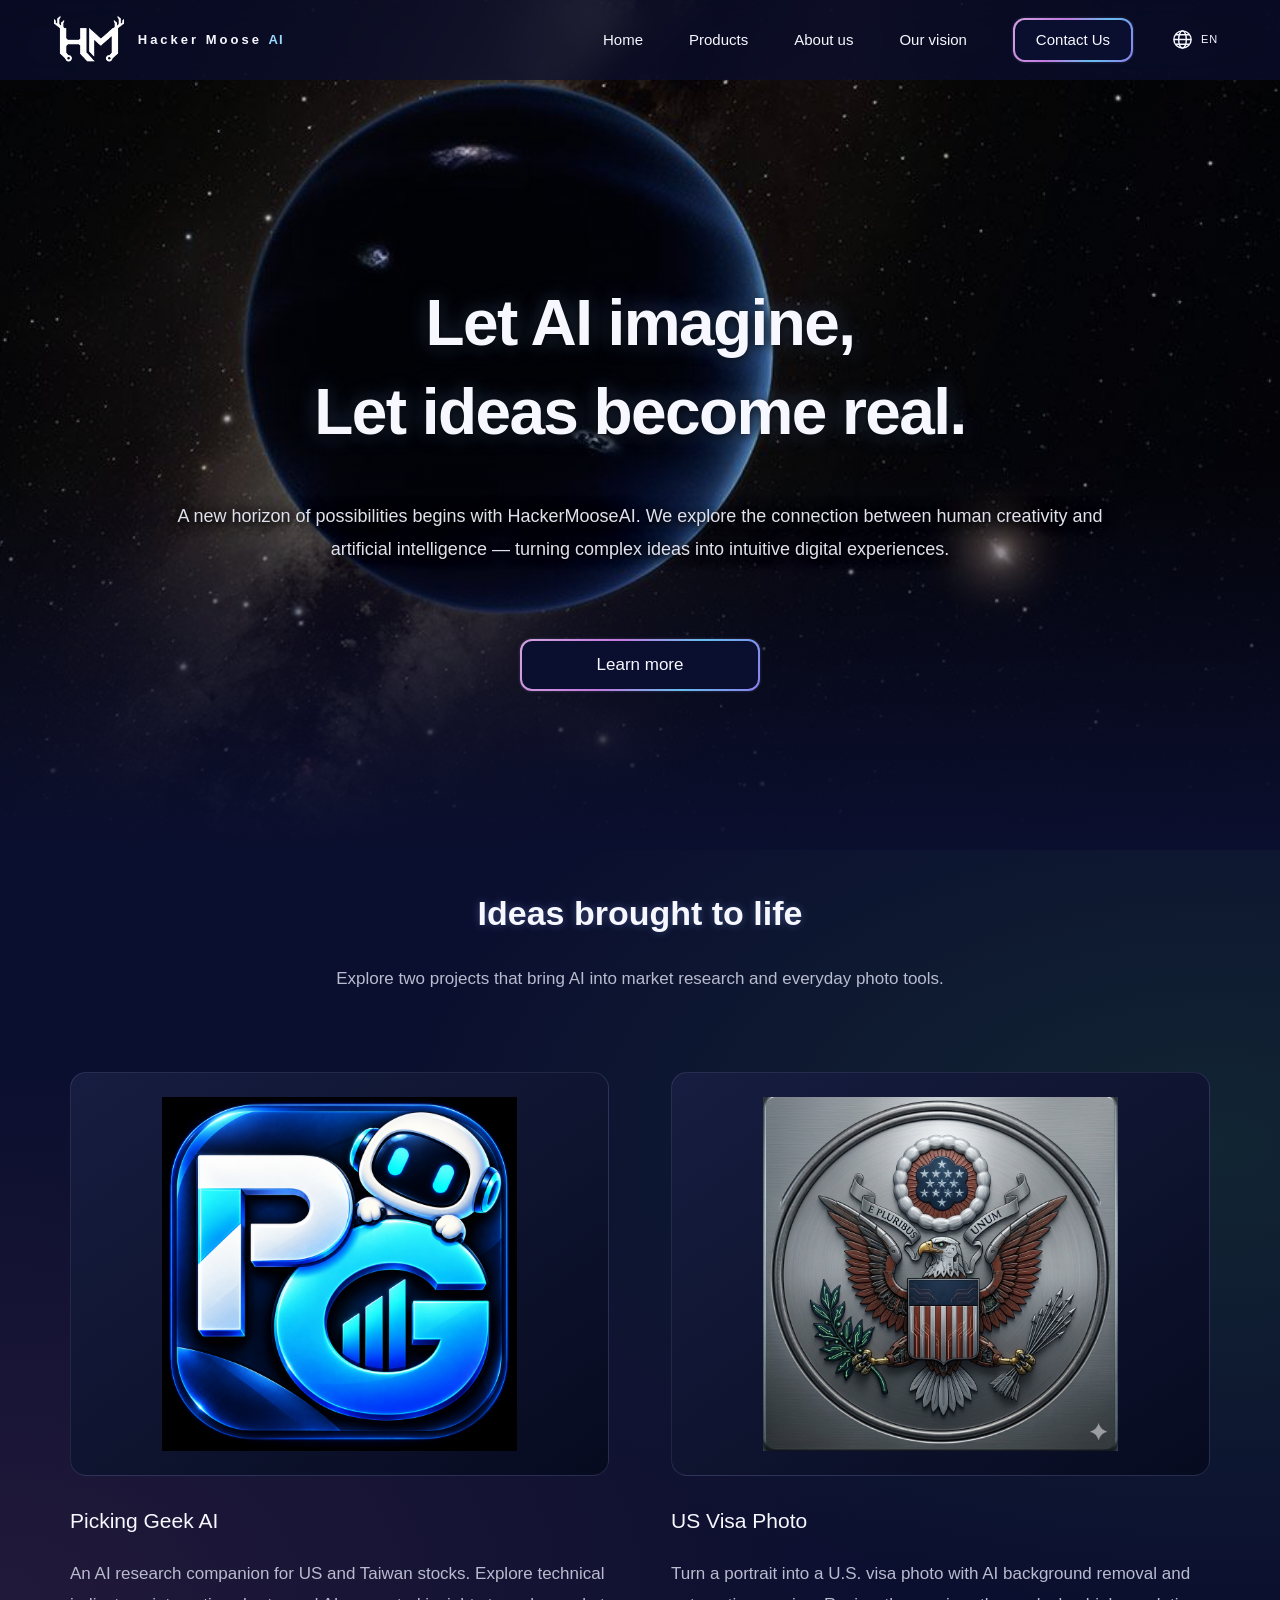
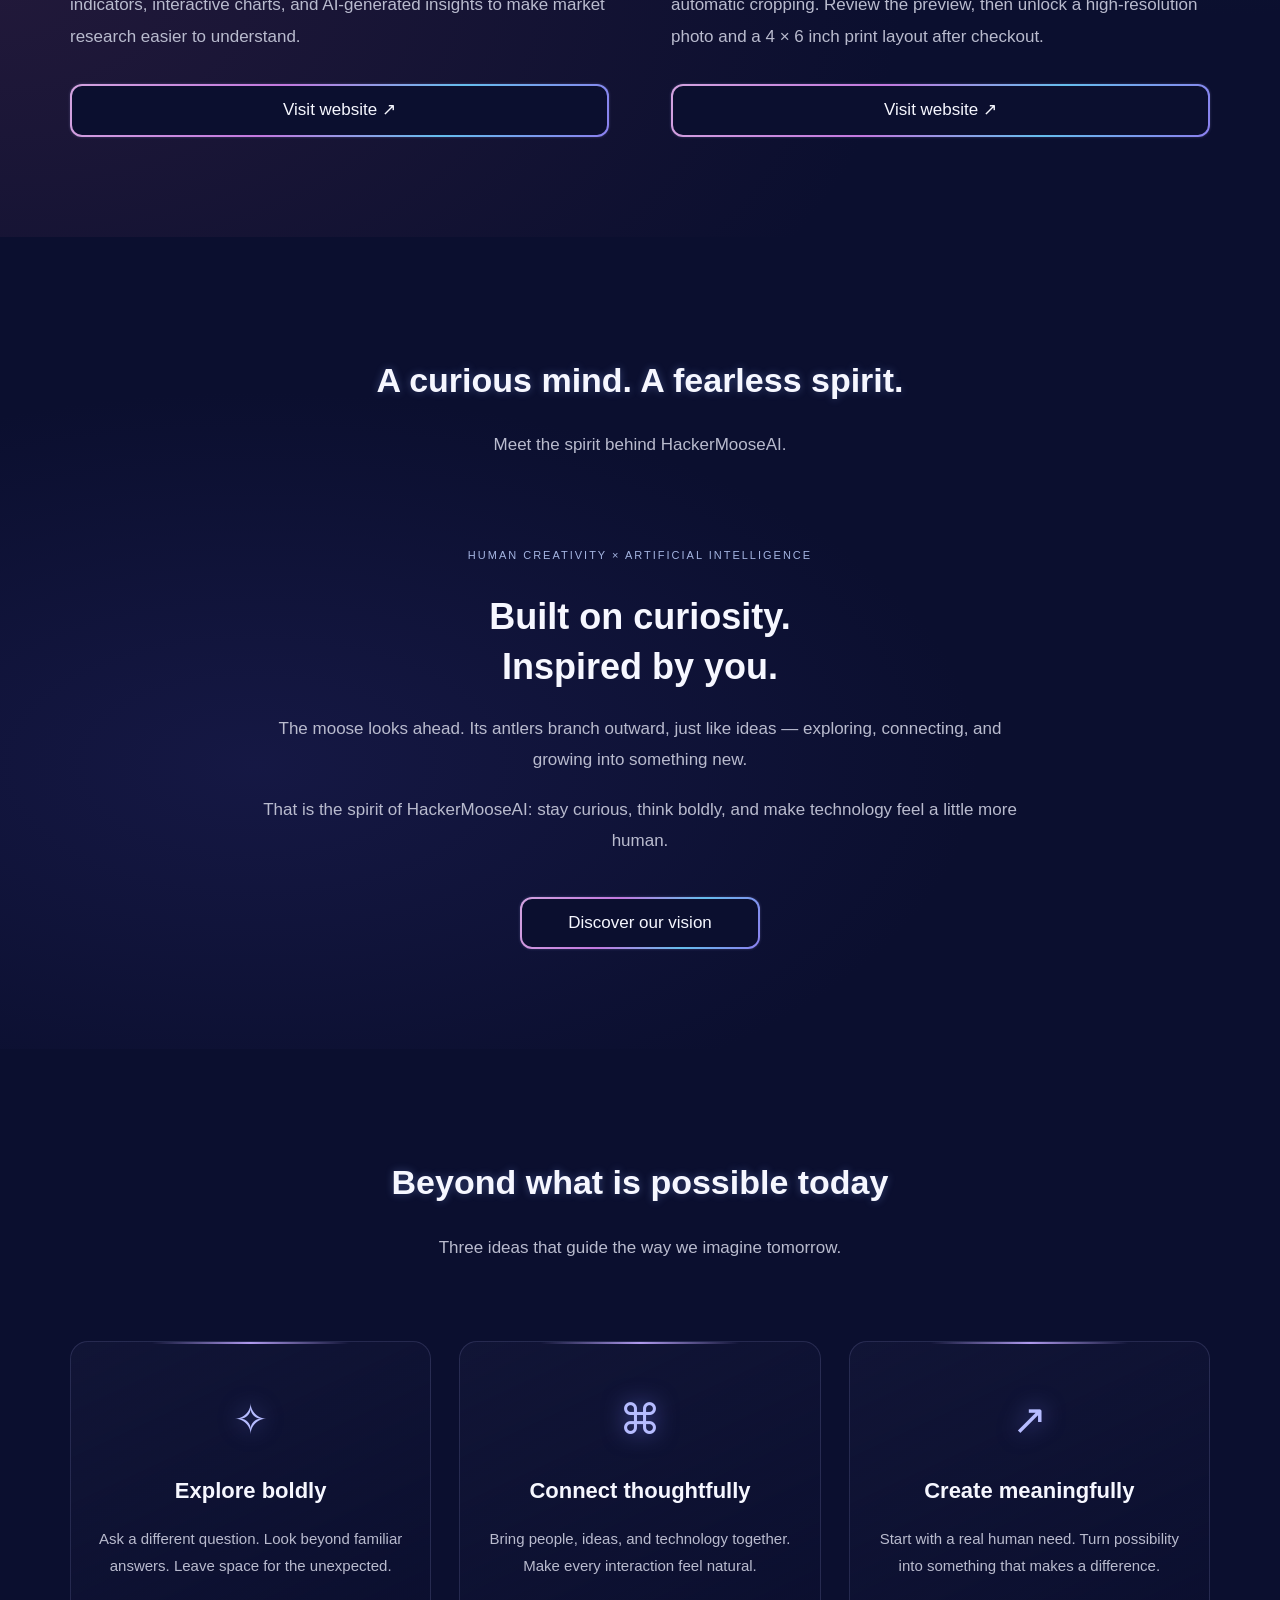
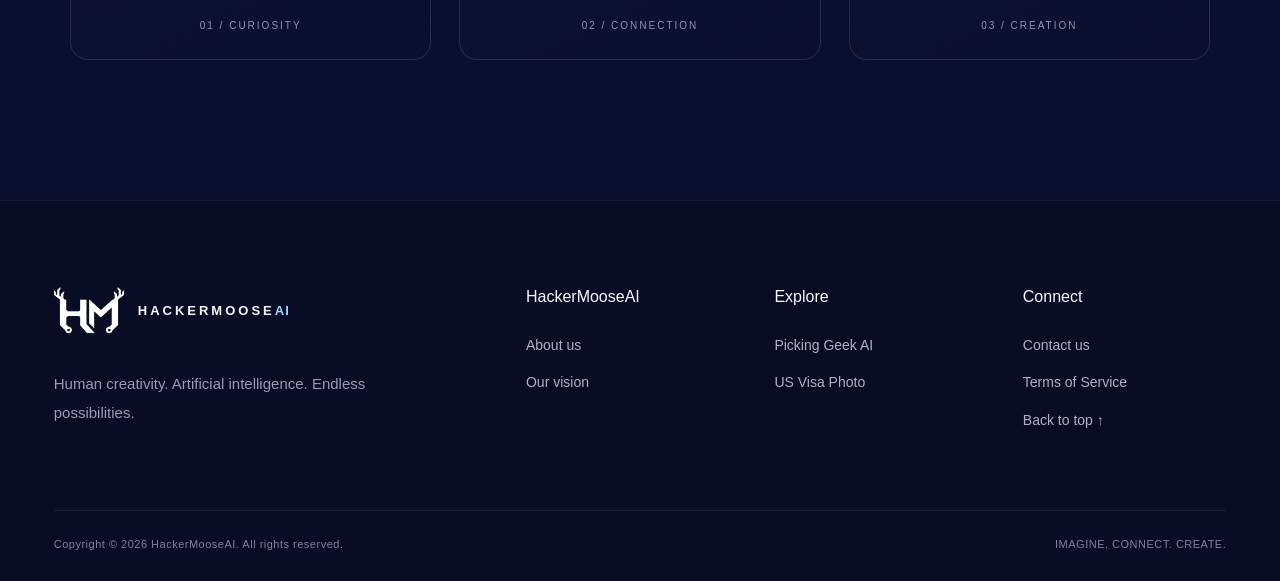
<file: index.html>
<!DOCTYPE html>
<html lang="en">
<head>
  <meta charset="UTF-8">
  <meta name="viewport" content="width=device-width, initial-scale=1">
  <meta name="theme-color" content="#0b0f2f">
  <meta name="description" content="HackerMooseAI — Explore a new horizon of AI. Intelligent ideas, human possibilities.">
  <title>HackerMooseAI — Intelligence without limits</title>
  <link rel="icon" href="picture/HM_Logo_NoBackground_2048x2048.png">
  <link rel="stylesheet" href="styles.css?v=terms-10">
  <script src="script.js?v=terms-10" defer></script>
</head>
<body>
  <a class="skip" href="#main">Skip to content</a>
  <header class="header">
    <a class="brand" href="#home" aria-label="HackerMooseAI Home"><span class="logo-crop"><img src="picture/HM_Logo_NoBackground_2048x2048.png" alt="HM"></span><span>Hacker Moose <span class="brand-ai">AI</span></span></a>
    <nav id="navigation" aria-label="Main navigation">
      <a href="#home" data-en="Home" data-zh="首頁">Home</a>
      <a href="#products" data-en="Products" data-zh="產品方案">Products</a>
      <a href="#about" data-en="About us" data-zh="關於我們">About us</a>
      <a href="#vision" data-en="Our vision" data-zh="品牌願景">Our vision</a>
      <a class="outline small" href="contact.html" data-en="Contact Us" data-zh="聯絡我們">Contact Us</a>
    </nav>
    <div class="header-actions"><button class="language" aria-label="Switch to Traditional Chinese" title="切換語言"><svg viewBox="0 0 24 24" fill="none" stroke="currentColor" stroke-width="1.5" aria-hidden="true"><circle cx="12" cy="12" r="9"/><ellipse cx="12" cy="12" rx="4" ry="9"/><path d="M3 12h18M5 7h14M5 17h14"/></svg><span id="language-label">EN</span></button><button class="menu" aria-controls="navigation" aria-expanded="false" aria-label="Open menu"><span></span><span></span><span></span></button></div>
  </header>
  <main id="main">
    <section class="hero" id="home">
      <div class="horizon" aria-hidden="true"></div>
      <div class="hero-content"><h1><span data-en="Let AI imagine," data-zh="讓 AI 想像，">Let AI imagine,</span><br><span data-en="Let ideas become real." data-zh="讓靈感成為可能。">Let ideas become real.</span></h1>
      <p data-en="A new horizon of possibilities begins with HackerMooseAI. We explore the connection between human creativity and artificial intelligence — turning complex ideas into intuitive digital experiences." data-zh="HackerMooseAI，探索人工智慧的全新可能。我們從人的創意出發，連結 AI 的力量，讓複雜的構想化為直覺、自然的數位體驗。">A new horizon of possibilities begins with HackerMooseAI. We explore the connection between human creativity and artificial intelligence — turning complex ideas into intuitive digital experiences.</p>
      <a class="outline" href="#products" data-en="Learn more" data-zh="了解更多">Learn more</a></div>
    </section>
    <section class="products section" id="products">
      <div class="section-heading"><h2 data-en="Ideas brought to life" data-zh="讓創意成為真實作品">Ideas brought to life</h2><p data-en="Explore two projects that bring AI into market research and everyday photo tools." data-zh="探索我的兩個作品，讓 AI 走進市場研究與日常照片製作。">Explore two projects that bring AI into market research and everyday photo tools.</p></div>
      <div class="product-grid">
        <article class="product">
          <a class="product-art" href="https://pickinggeek002.onrender.com/" target="_blank" rel="noopener noreferrer" aria-label="Picking Geek AI"><img class="product-logo" src="assets/picking-geek-ai.png" alt="Picking Geek AI logo" width="1024" height="1024" loading="lazy"></a>
          <h3>Picking Geek AI</h3>
          <p data-en="An AI research companion for US and Taiwan stocks. Explore technical indicators, interactive charts, and AI-generated insights to make market research easier to understand." data-zh="結合 AI 的美股與台股研究工具，整合技術指標、互動圖表與 AI 分析，讓市場資訊更容易理解，協助你探索投資研究的新方式。">An AI research companion for US and Taiwan stocks. Explore technical indicators, interactive charts, and AI-generated insights to make market research easier to understand.</p>
          <a class="outline" href="https://pickinggeek002.onrender.com/" target="_blank" rel="noopener noreferrer" data-en="Visit website ↗" data-zh="前往網站 ↗">Visit website ↗</a>
        </article>
        <article class="product">
          <a class="product-art" href="https://usphotoapp-codex.onrender.com/" target="_blank" rel="noopener noreferrer" aria-label="US Visa Photo"><img class="product-logo" src="assets/us-visa-photo.png" alt="US Visa Photo logo" width="1024" height="1024" loading="lazy"></a>
          <h3>US Visa Photo</h3>
          <p data-en="Turn a portrait into a U.S. visa photo with AI background removal and automatic cropping. Review the preview, then unlock a high-resolution photo and a 4 × 6 inch print layout after checkout." data-zh="上傳人像照片，透過 AI 去背與自動裁切製作美國簽證照片。先確認預覽效果，付款後即可取得高解析數位照片與 4 × 6 吋列印版型。">Turn a portrait into a U.S. visa photo with AI background removal and automatic cropping. Review the preview, then unlock a high-resolution photo and a 4 × 6 inch print layout after checkout.</p>
          <a class="outline" href="https://usphotoapp-codex.onrender.com/" target="_blank" rel="noopener noreferrer" data-en="Visit website ↗" data-zh="前往網站 ↗">Visit website ↗</a>
        </article>
      </div>
    </section>
<section class="about section" id="about"><div class="section-heading"><h2 data-en="A curious mind. A fearless spirit." data-zh="保持好奇，勇敢探索。">A curious mind. A fearless spirit.</h2><p data-en="Meet the spirit behind HackerMooseAI." data-zh="認識 HackerMooseAI 的品牌精神。">Meet the spirit behind HackerMooseAI.</p></div><div class="about-grid"><div class="about-copy"><span class="eyebrow">HUMAN CREATIVITY × ARTIFICIAL INTELLIGENCE</span><h2 data-en="Built on curiosity. Inspired by you." data-zh="以好奇為起點，以人為靈感。">Built on curiosity.<br>Inspired by you.</h2><p data-en="The moose looks ahead. Its antlers branch outward, just like ideas — exploring, connecting, and growing into something new." data-zh="麋鹿向前凝望，鹿角如靈感般向外延伸——探索、連結，讓新的可能持續生長。">The moose looks ahead. Its antlers branch outward, just like ideas — exploring, connecting, and growing into something new.</p><p data-en="That is the spirit of HackerMooseAI: stay curious, think boldly, and make technology feel a little more human." data-zh="這就是 HackerMooseAI 的精神：保持好奇、大膽思考，讓科技更貼近每一個人。">That is the spirit of HackerMooseAI: stay curious, think boldly, and make technology feel a little more human.</p><a class="outline" href="#vision" data-en="Discover our vision" data-zh="探索品牌願景">Discover our vision</a></div></div></section>
    <section class="vision section" id="vision"><div class="section-heading"><h2 data-en="Beyond what is possible today" data-zh="探索今天以外的可能">Beyond what is possible today</h2><p data-en="Three ideas that guide the way we imagine tomorrow." data-zh="以三個信念，描繪我們想像的明天。">Three ideas that guide the way we imagine tomorrow.</p></div><div class="vision-grid"><article><span class="vision-symbol">✧</span><h3 data-en="Explore boldly" data-zh="勇敢探索">Explore boldly</h3><p data-en="Ask a different question. Look beyond familiar answers. Leave space for the unexpected." data-zh="提出不同的問題，跳脫熟悉的答案，為意想不到的發現留下一點空間。">Ask a different question. Look beyond familiar answers. Leave space for the unexpected.</p><span class="card-index">01 / CURIOSITY</span></article><article><span class="vision-symbol">⌘</span><h3 data-en="Connect thoughtfully" data-zh="用心連結">Connect thoughtfully</h3><p data-en="Bring people, ideas, and technology together. Make every interaction feel natural." data-zh="讓人、靈感與科技相遇，讓每一次互動都自然發生。">Bring people, ideas, and technology together. Make every interaction feel natural.</p><span class="card-index">02 / CONNECTION</span></article><article><span class="vision-symbol">↗</span><h3 data-en="Create meaningfully" data-zh="創造價值">Create meaningfully</h3><p data-en="Start with a real human need. Turn possibility into something that makes a difference." data-zh="從真實的需求開始，將可能性化為能帶來改變的事物。">Start with a real human need. Turn possibility into something that makes a difference.</p><span class="card-index">03 / CREATION</span></article></div></section>
  </main>
  <footer class="footer"><div class="footer-main"><div class="footer-brand"><a class="brand" href="#home"><span class="logo-crop"><img src="picture/HM_Logo_NoBackground_2048x2048.png" alt="HM"></span><span>HACKERMOOSE<span class="brand-ai">AI</span></span></a><p data-en="Human creativity. Artificial intelligence. Endless possibilities." data-zh="人的創意，AI 的智慧，無限的可能。">Human creativity. Artificial intelligence. Endless possibilities.</p></div><div><h3>HackerMooseAI</h3><a href="#about" data-en="About us" data-zh="關於我們">About us</a><a href="#vision" data-en="Our vision" data-zh="品牌願景">Our vision</a></div><div><h3 data-en="Explore" data-zh="探索">Explore</h3><a href="https://pickinggeek002.onrender.com/" target="_blank" rel="noopener noreferrer">Picking Geek AI</a><a href="https://usphotoapp-codex.onrender.com/" target="_blank" rel="noopener noreferrer">US Visa Photo</a></div><div><h3 data-en="Connect" data-zh="聯繫">Connect</h3><a href="contact.html" data-en="Contact us" data-zh="聯絡我們">Contact us</a><a href="terms.html" data-en="Terms of Service" data-zh="使用條款">Terms of Service</a><a href="#home" data-en="Back to top ↑" data-zh="返回頂端 ↑">Back to top ↑</a></div></div><div class="footer-bottom"><span>Copyright © <span id="year">2026</span> HackerMooseAI. All rights reserved.</span><span>IMAGINE. CONNECT. CREATE.</span></div></footer>
</body>
</html>
</file>
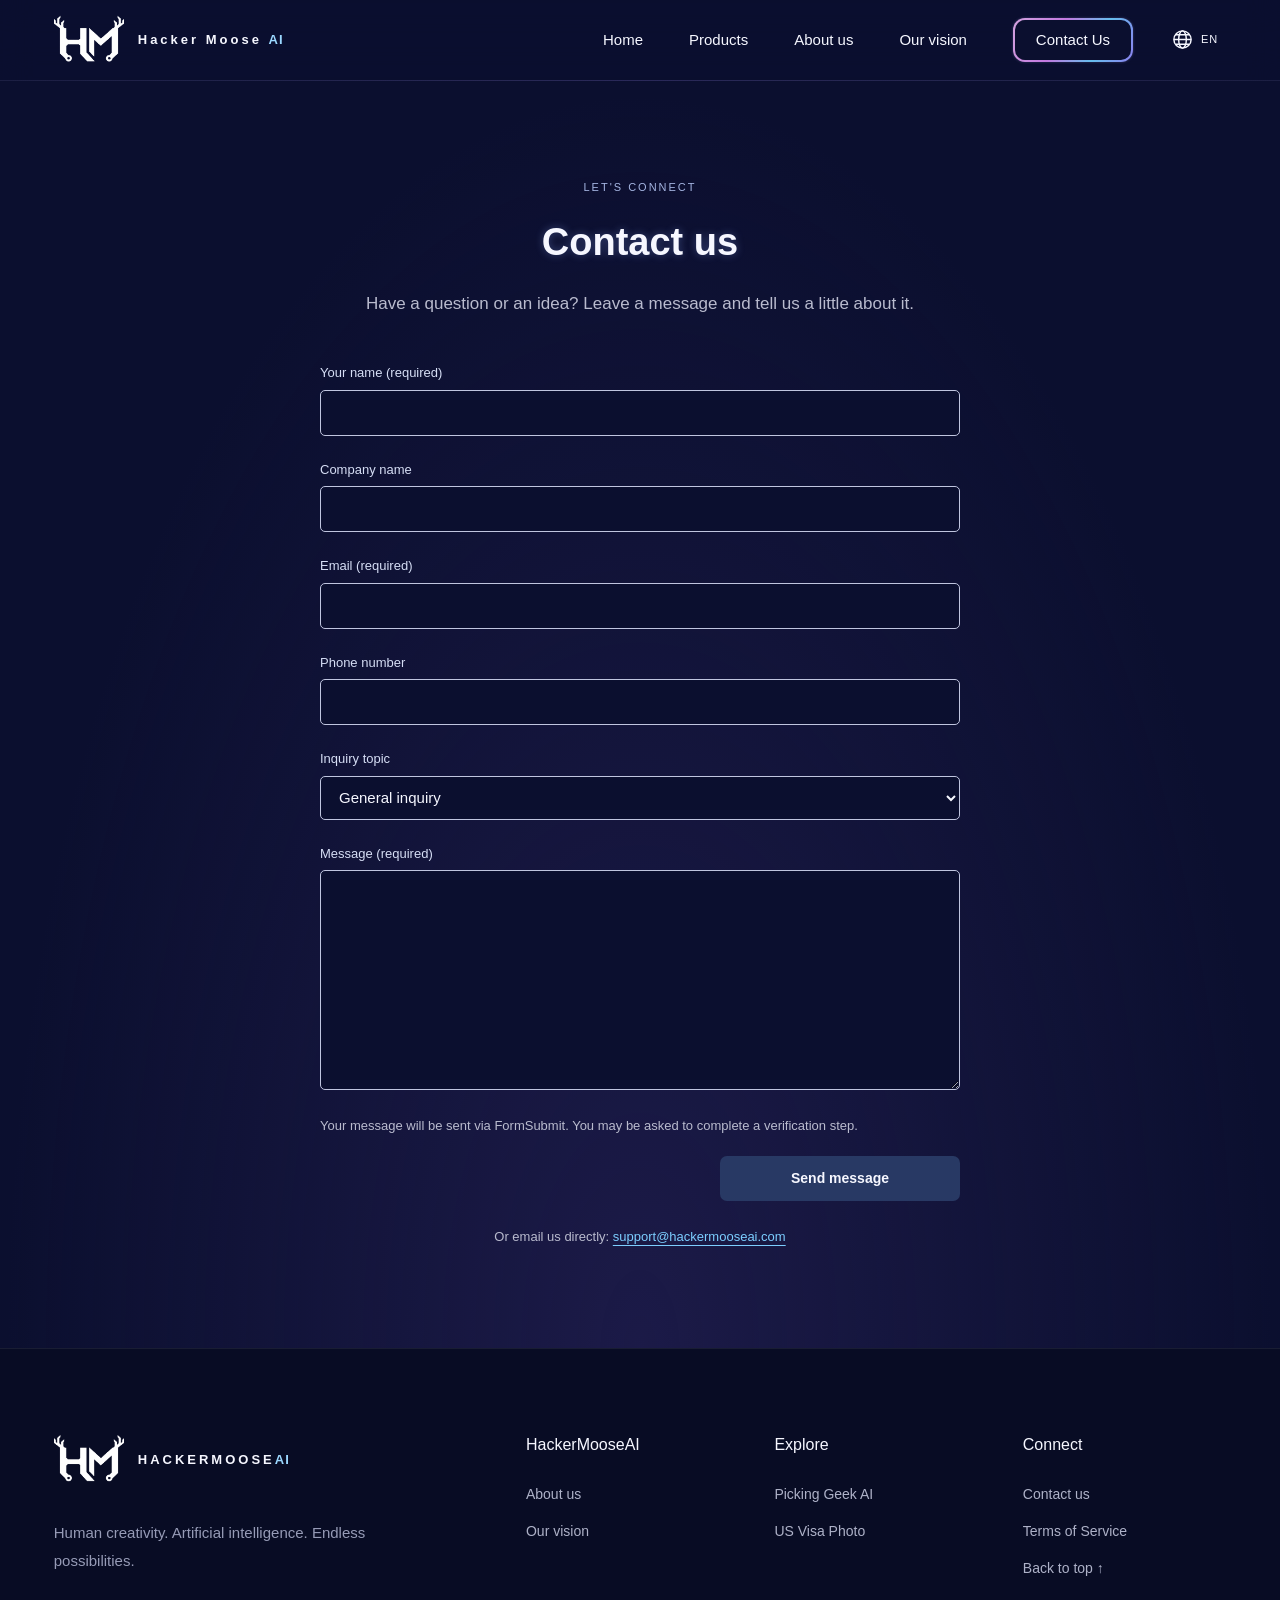
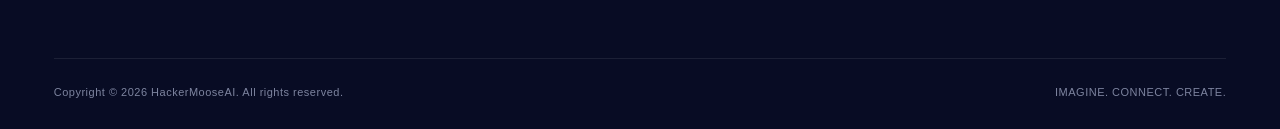
<file: contact.html>
<!DOCTYPE html>
<html lang="en">
<head>
  <meta charset="UTF-8">
  <meta name="viewport" content="width=device-width, initial-scale=1">
  <meta name="theme-color" content="#0b0f2f">
  <meta name="description" content="Contact HackerMooseAI for project questions, feedback, and collaboration.">
  <title>Contact Us — HackerMooseAI</title>
  <link rel="icon" href="picture/HM_Logo_NoBackground_2048x2048.png">
  <link rel="stylesheet" href="styles.css?v=terms-10">
  <script src="script.js?v=terms-10" defer></script>
</head>
<body>
  <a class="skip" href="#main">Skip to content</a>
  <header class="header">
    <a class="brand" href="index.html#home" aria-label="HackerMooseAI Home"><span class="logo-crop"><img src="picture/HM_Logo_NoBackground_2048x2048.png" alt="HM"></span><span>Hacker Moose <span class="brand-ai">AI</span></span></a>
    <nav id="navigation" aria-label="Main navigation">
      <a href="index.html#home" data-en="Home" data-zh="首頁">Home</a>
      <a href="index.html#products" data-en="Products" data-zh="產品方案">Products</a>
      <a href="index.html#about" data-en="About us" data-zh="關於我們">About us</a>
      <a href="index.html#vision" data-en="Our vision" data-zh="品牌願景">Our vision</a>
      <a class="outline small" href="contact.html" aria-current="page" data-en="Contact Us" data-zh="聯絡我們">Contact Us</a>
    </nav>
    <div class="header-actions"><button class="language" aria-label="Switch to Traditional Chinese" title="切換語言"><svg viewBox="0 0 24 24" fill="none" stroke="currentColor" stroke-width="1.5" aria-hidden="true"><circle cx="12" cy="12" r="9"/><ellipse cx="12" cy="12" rx="4" ry="9"/><path d="M3 12h18M5 7h14M5 17h14"/></svg><span id="language-label">EN</span></button><button class="menu" aria-controls="navigation" aria-expanded="false" aria-label="Open menu"><span></span><span></span><span></span></button></div>
  </header>
  <main id="main" class="contact-page">
    <section class="contact section" id="contact" aria-labelledby="contact-title">
      <div class="section-heading">
        <span class="eyebrow">LET'S CONNECT</span>
        <h1 id="contact-title" data-en="Contact us" data-zh="聯絡我們">Contact us</h1>
        <p data-en="Have a question or an idea? Leave a message and tell us a little about it." data-zh="有任何問題或合作想法嗎？歡迎留下訊息，與我們分享。">Have a question or an idea? Leave a message and tell us a little about it.</p>
      </div>
      <form id="contact-form" class="contact-form" action="https://formsubmit.co/support@hackermooseai.com" method="POST" accept-charset="UTF-8" aria-describedby="contact-status">
        <input type="hidden" name="_subject" value="HackerMooseAI — New contact inquiry">
        <input type="hidden" name="_template" value="table">
        <div class="contact-field"><label for="contact-name" data-en="Your name (required)" data-zh="您的名稱（必填）">Your name (required)</label><input id="contact-name" name="name" type="text" autocomplete="name" maxlength="100" required></div>
        <div class="contact-field"><label for="contact-company" data-en="Company name" data-zh="公司名稱">Company name</label><input id="contact-company" name="company" type="text" autocomplete="organization" maxlength="150"></div>
        <div class="contact-field"><label for="contact-email" data-en="Email (required)" data-zh="電子信箱（必填）">Email (required)</label><input id="contact-email" name="email" type="email" autocomplete="email" maxlength="254" required></div>
        <div class="contact-field"><label for="contact-phone" data-en="Phone number" data-zh="聯絡電話">Phone number</label><input id="contact-phone" name="phone" type="tel" autocomplete="tel" maxlength="40"></div>
        <div class="contact-field"><label for="contact-topic" data-en="Inquiry topic" data-zh="詢問主題">Inquiry topic</label><select id="contact-topic" name="topic"><option value="general" data-en="General inquiry" data-zh="一般詢問">General inquiry</option><option value="picking-geek-ai">Picking Geek AI</option><option value="us-visa-photo">US Visa Photo</option><option value="collaboration" data-en="Collaboration" data-zh="合作洽詢">Collaboration</option><option value="other" data-en="Other" data-zh="其他">Other</option></select></div>
        <div class="contact-field"><label for="contact-message" data-en="Message (required)" data-zh="訊息（必填）">Message (required)</label><textarea id="contact-message" name="message" rows="7" maxlength="5000" required></textarea></div>
        <p id="contact-status" class="contact-status" role="status" data-en="Your message will be sent via FormSubmit. You may be asked to complete a verification step." data-zh="訊息將透過 FormSubmit 寄送，送出時可能需要完成驗證。">Your message will be sent via FormSubmit. You may be asked to complete a verification step.</p>
        <div class="contact-submit-row"><button class="contact-submit" type="submit" data-en="Send message" data-zh="送出訊息">Send message</button></div>
        <p class="contact-email-link"><span data-en="Or email us directly: " data-zh="也可以直接來信：">Or email us directly: </span><a href="mailto:support@hackermooseai.com">support@hackermooseai.com</a></p>
      </form>
    </section>
  </main>
  <footer class="footer"><div class="footer-main"><div class="footer-brand"><a class="brand" href="index.html#home"><span class="logo-crop"><img src="picture/HM_Logo_NoBackground_2048x2048.png" alt="HM"></span><span>HACKERMOOSE<span class="brand-ai">AI</span></span></a><p data-en="Human creativity. Artificial intelligence. Endless possibilities." data-zh="人的創意，AI 的智慧，無限的可能。">Human creativity. Artificial intelligence. Endless possibilities.</p></div><div><h3>HackerMooseAI</h3><a href="index.html#about" data-en="About us" data-zh="關於我們">About us</a><a href="index.html#vision" data-en="Our vision" data-zh="品牌願景">Our vision</a></div><div><h3 data-en="Explore" data-zh="探索">Explore</h3><a href="https://pickinggeek002.onrender.com/" target="_blank" rel="noopener noreferrer">Picking Geek AI</a><a href="https://usphotoapp-codex.onrender.com/" target="_blank" rel="noopener noreferrer">US Visa Photo</a></div><div><h3 data-en="Connect" data-zh="聯繫">Connect</h3><a href="contact.html" data-en="Contact us" data-zh="聯絡我們">Contact us</a><a href="terms.html" data-en="Terms of Service" data-zh="使用條款">Terms of Service</a><a href="index.html#home" data-en="Back to top ↑" data-zh="返回頂端 ↑">Back to top ↑</a></div></div><div class="footer-bottom"><span>Copyright © <span id="year">2026</span> HackerMooseAI. All rights reserved.</span><span>IMAGINE. CONNECT. CREATE.</span></div></footer>
</body>
</html>
</file>
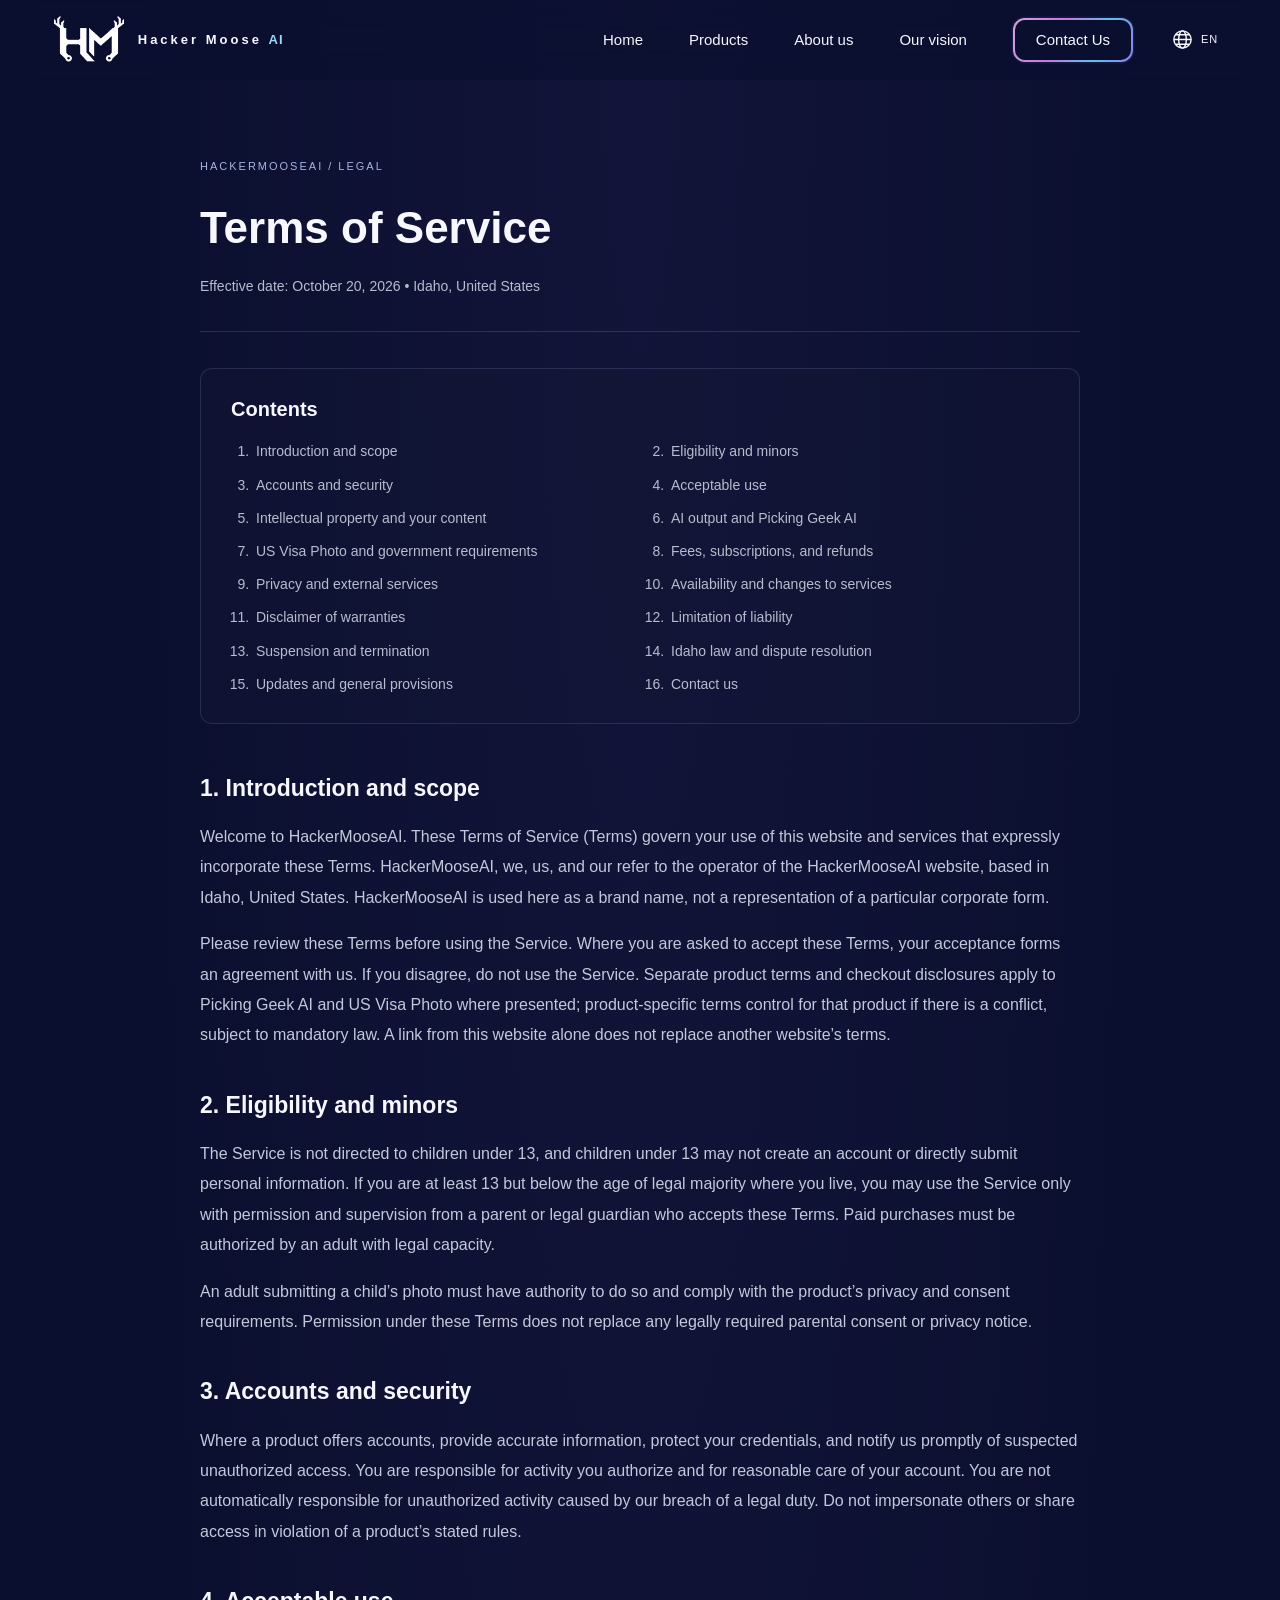
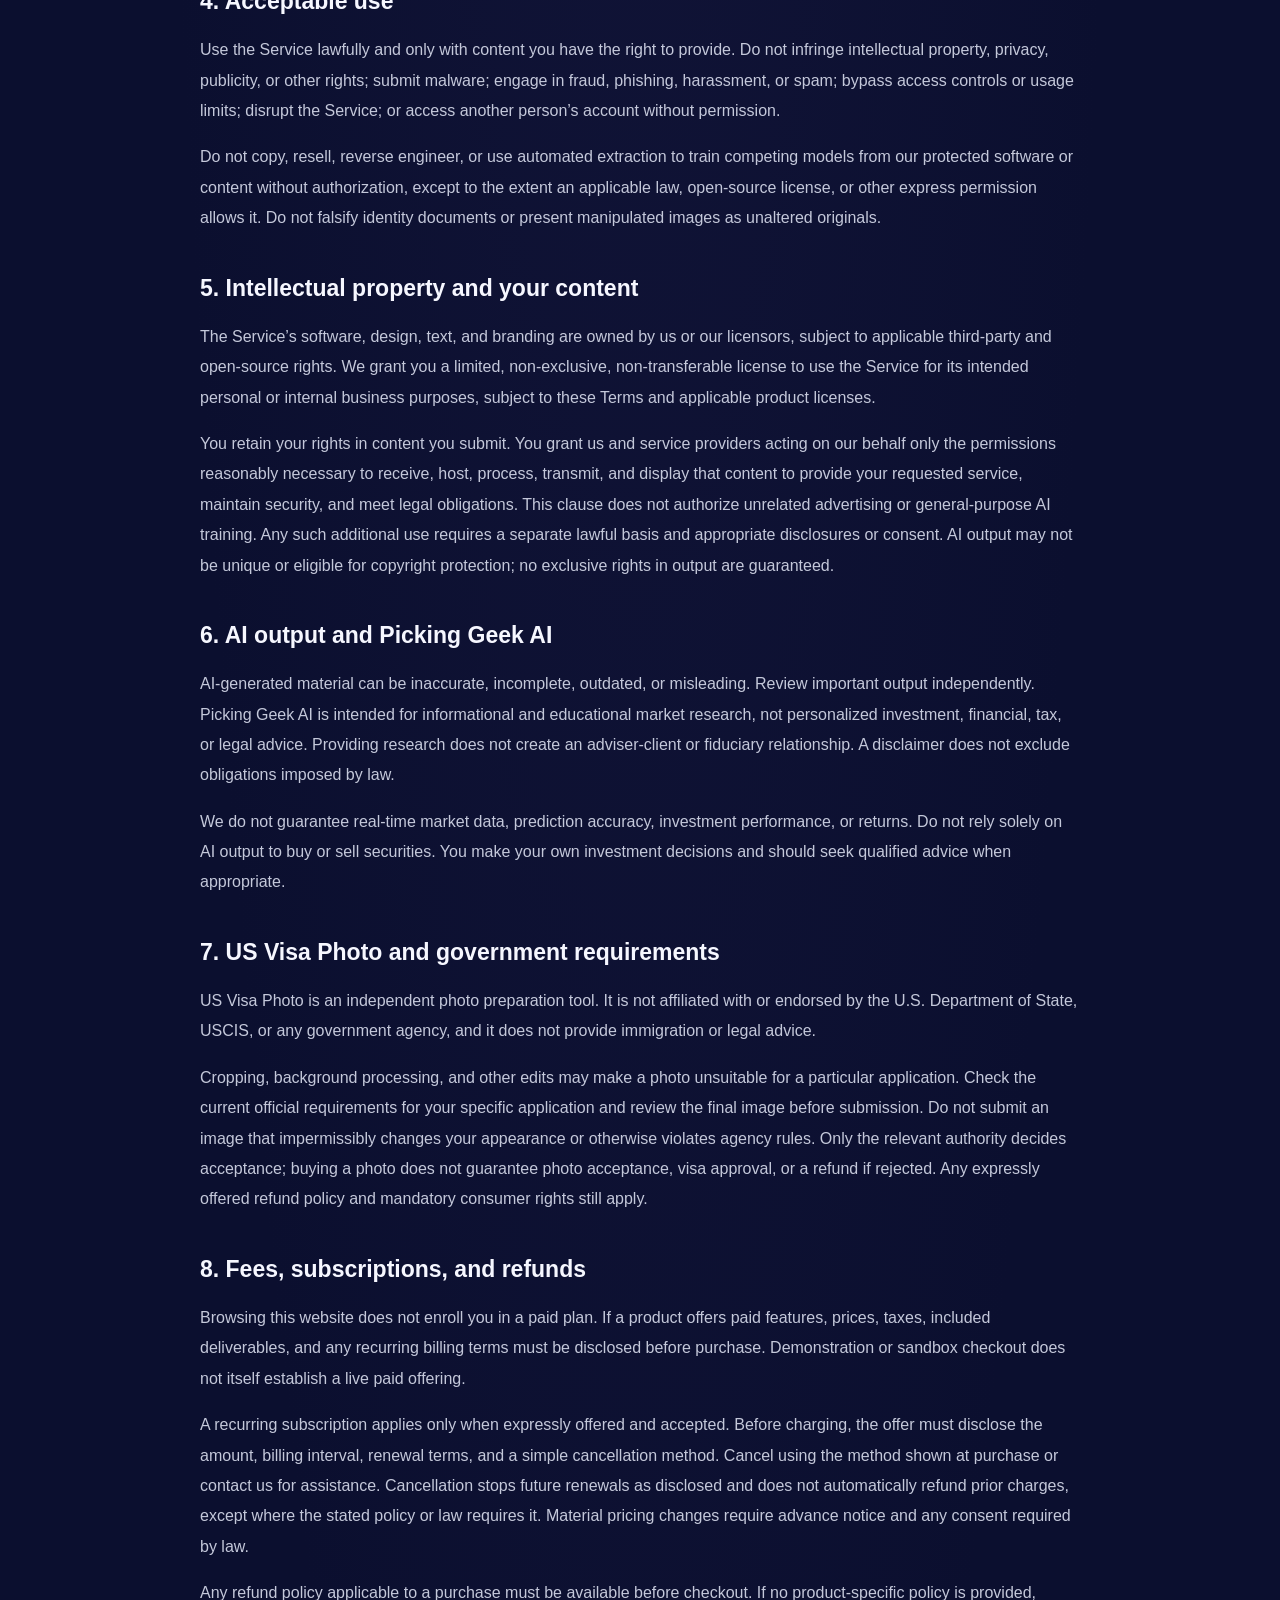
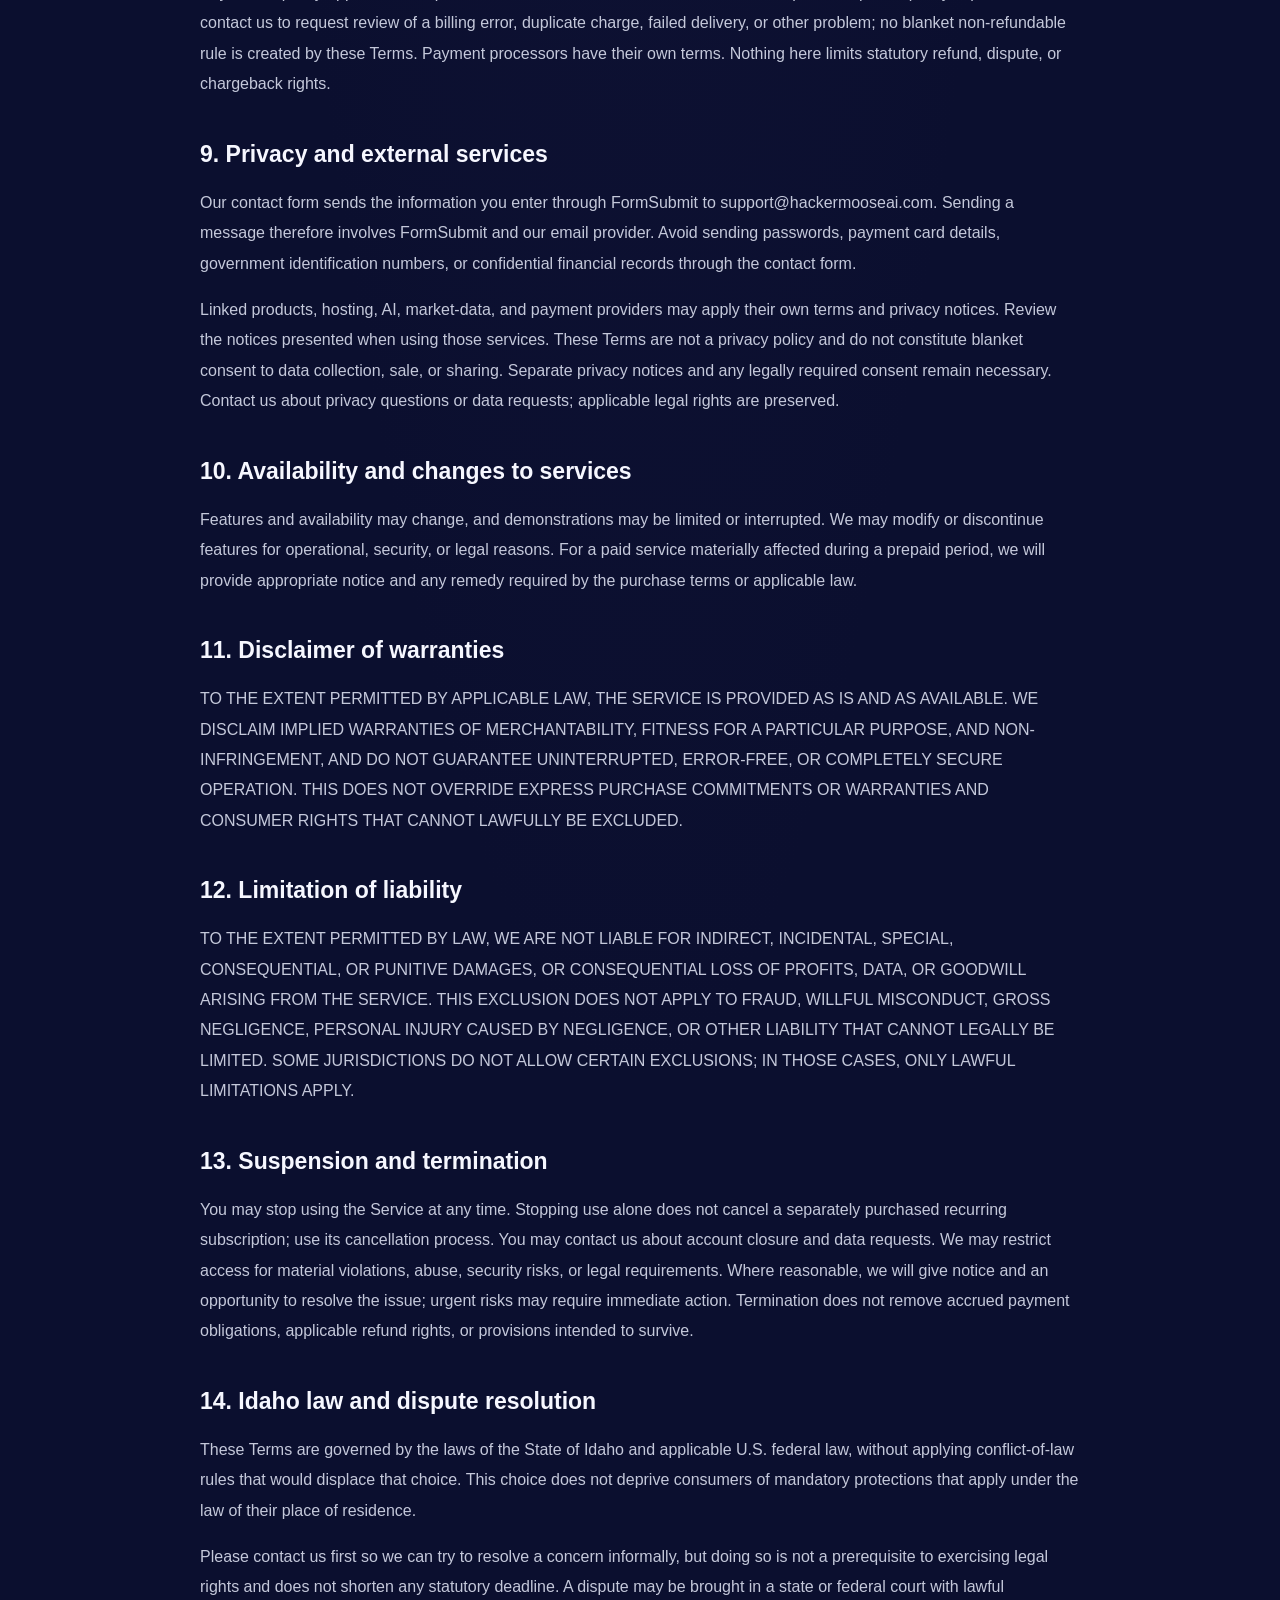
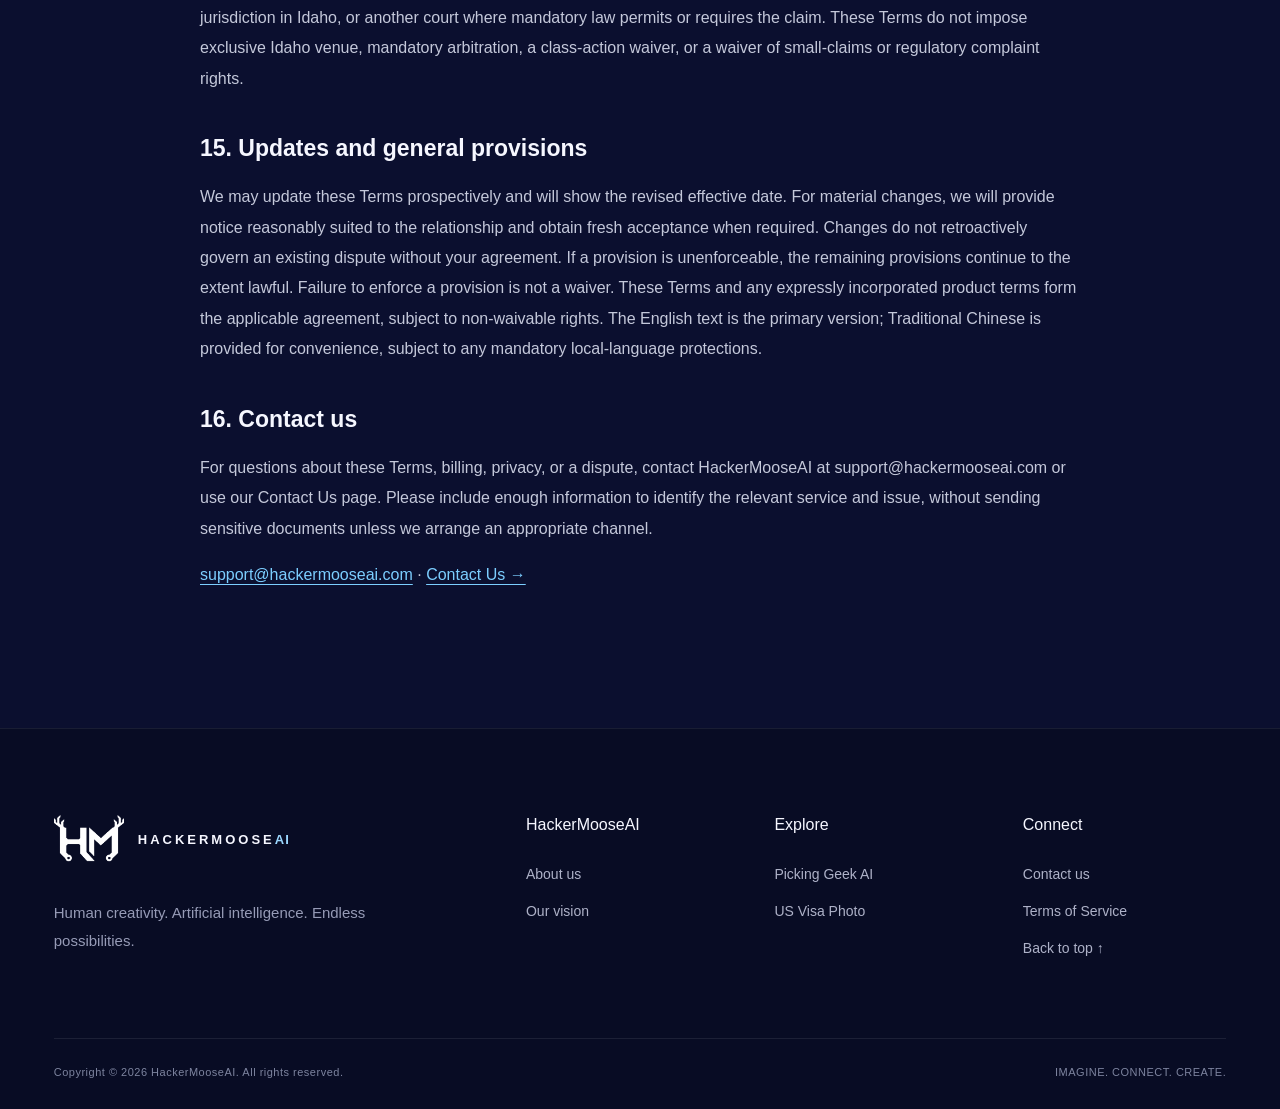
<file: terms.html>
<!DOCTYPE html>
<html lang="en">
<head>
  <meta charset="UTF-8">
  <meta name="viewport" content="width=device-width, initial-scale=1">
  <meta name="theme-color" content="#0b0f2f">
  <meta name="description" content="HackerMooseAI Terms of Service: Idaho law, AI tools, payments, and user responsibilities.">
  <title>Terms of Service — HackerMooseAI</title>
  <link rel="icon" href="picture/HM_Logo_NoBackground_2048x2048.png">
  <link rel="stylesheet" href="styles.css?v=terms-10">
  <script src="script.js?v=terms-10" defer></script>
</head>
<body>
  <a class="skip" href="#main">Skip to content</a>
  <header class="header">
    <a class="brand" href="index.html#home" aria-label="HackerMooseAI Home"><span class="logo-crop"><img src="picture/HM_Logo_NoBackground_2048x2048.png" alt="HM"></span><span>Hacker Moose <span class="brand-ai">AI</span></span></a>
    <nav id="navigation" aria-label="Main navigation">
      <a href="index.html#home" data-en="Home" data-zh="首頁">Home</a>
      <a href="index.html#products" data-en="Products" data-zh="產品方案">Products</a>
      <a href="index.html#about" data-en="About us" data-zh="關於我們">About us</a>
      <a href="index.html#vision" data-en="Our vision" data-zh="品牌願景">Our vision</a>
      <a class="outline small" href="contact.html" data-en="Contact Us" data-zh="聯絡我們">Contact Us</a>
    </nav>
    <div class="header-actions"><button class="language" aria-label="Switch to Traditional Chinese" title="切換語言"><svg viewBox="0 0 24 24" fill="none" stroke="currentColor" stroke-width="1.5" aria-hidden="true"><circle cx="12" cy="12" r="9"/><ellipse cx="12" cy="12" rx="4" ry="9"/><path d="M3 12h18M5 7h14M5 17h14"/></svg><span id="language-label">EN</span></button><button class="menu" aria-controls="navigation" aria-expanded="false" aria-label="Open menu"><span></span><span></span><span></span></button></div>
  </header>
  <main id="main" class="legal-page">
    <article class="legal-document" aria-labelledby="terms-title">
      <header class="legal-heading"><span class="eyebrow">HACKERMOOSEAI / LEGAL</span><h1 id="terms-title" data-en="Terms of Service" data-zh="使用條款">Terms of Service</h1><p data-en="Effective date: October 20, 2026 • Idaho, United States" data-zh="生效日期：2026 年 10 月 20 日 • 美國 Idaho 州">Effective date: October 20, 2026 • Idaho, United States</p></header>
<nav class="legal-toc" aria-label="Terms contents"><h2 data-en="Contents" data-zh="條款目錄">Contents</h2><ol><li><a href="#term-1" data-en="Introduction and scope" data-zh="介紹與適用範圍">Introduction and scope</a></li><li><a href="#term-2" data-en="Eligibility and minors" data-zh="使用資格與未成年人">Eligibility and minors</a></li><li><a href="#term-3" data-en="Accounts and security" data-zh="帳號與安全">Accounts and security</a></li><li><a href="#term-4" data-en="Acceptable use" data-zh="使用規範">Acceptable use</a></li><li><a href="#term-5" data-en="Intellectual property and your content" data-zh="智慧財產權與使用者內容">Intellectual property and your content</a></li><li><a href="#term-6" data-en="AI output and Picking Geek AI" data-zh="AI 輸出與 Picking Geek AI">AI output and Picking Geek AI</a></li><li><a href="#term-7" data-en="US Visa Photo and government requirements" data-zh="US Visa Photo 與政府照片要求">US Visa Photo and government requirements</a></li><li><a href="#term-8" data-en="Fees, subscriptions, and refunds" data-zh="費用、訂閱與退款">Fees, subscriptions, and refunds</a></li><li><a href="#term-9" data-en="Privacy and external services" data-zh="隱私與外部服務">Privacy and external services</a></li><li><a href="#term-10" data-en="Availability and changes to services" data-zh="服務可用性與調整">Availability and changes to services</a></li><li><a href="#term-11" data-en="Disclaimer of warranties" data-zh="擔保聲明">Disclaimer of warranties</a></li><li><a href="#term-12" data-en="Limitation of liability" data-zh="責任限制">Limitation of liability</a></li><li><a href="#term-13" data-en="Suspension and termination" data-zh="暫停與終止">Suspension and termination</a></li><li><a href="#term-14" data-en="Idaho law and dispute resolution" data-zh="Idaho 州法律與爭議處理">Idaho law and dispute resolution</a></li><li><a href="#term-15" data-en="Updates and general provisions" data-zh="條款更新與一般約定">Updates and general provisions</a></li><li><a href="#term-16" data-en="Contact us" data-zh="聯絡我們">Contact us</a></li></ol></nav>
<section class="legal-section" id="term-1"><h2 data-en="1. Introduction and scope" data-zh="1. 介紹與適用範圍">1. Introduction and scope</h2><p data-en="Welcome to HackerMooseAI. These Terms of Service (Terms) govern your use of this website and services that expressly incorporate these Terms. HackerMooseAI, we, us, and our refer to the operator of the HackerMooseAI website, based in Idaho, United States. HackerMooseAI is used here as a brand name, not a representation of a particular corporate form." data-zh="歡迎使用 HackerMooseAI。本使用條款（本條款）適用於本網站，以及明確引用本條款的服務。「HackerMooseAI」、「我們」指位於美國 Idaho 州的 HackerMooseAI 網站營運者。本條款使用 HackerMooseAI 作為品牌名稱，不代表特定公司組織型態。">Welcome to HackerMooseAI. These Terms of Service (Terms) govern your use of this website and services that expressly incorporate these Terms. HackerMooseAI, we, us, and our refer to the operator of the HackerMooseAI website, based in Idaho, United States. HackerMooseAI is used here as a brand name, not a representation of a particular corporate form.</p><p data-en="Please review these Terms before using the Service. Where you are asked to accept these Terms, your acceptance forms an agreement with us. If you disagree, do not use the Service. Separate product terms and checkout disclosures apply to Picking Geek AI and US Visa Photo where presented; product-specific terms control for that product if there is a conflict, subject to mandatory law. A link from this website alone does not replace another website’s terms." data-zh="使用服務前請閱讀本條款。當服務要求您接受條款時，您的接受即與我們成立約定；若不同意，請勿使用服務。Picking Geek AI 與 US Visa Photo 如另提供產品條款或結帳說明，亦適用該等內容；發生衝突時，於法律允許範圍內以該產品專屬條款為準。本網站提供的連結本身不會取代其他網站的條款。">Please review these Terms before using the Service. Where you are asked to accept these Terms, your acceptance forms an agreement with us. If you disagree, do not use the Service. Separate product terms and checkout disclosures apply to Picking Geek AI and US Visa Photo where presented; product-specific terms control for that product if there is a conflict, subject to mandatory law. A link from this website alone does not replace another website’s terms.</p></section>
<section class="legal-section" id="term-2"><h2 data-en="2. Eligibility and minors" data-zh="2. 使用資格與未成年人">2. Eligibility and minors</h2><p data-en="The Service is not directed to children under 13, and children under 13 may not create an account or directly submit personal information. If you are at least 13 but below the age of legal majority where you live, you may use the Service only with permission and supervision from a parent or legal guardian who accepts these Terms. Paid purchases must be authorized by an adult with legal capacity." data-zh="本服務並非針對未滿 13 歲兒童設計；未滿 13 歲者不得建立帳號或直接提交個人資料。年滿 13 歲但未達所在地法定成年年齡者，須由接受本條款的父母或法定監護人同意並監督使用。付費購買須由具法律行為能力的成年人授權。">The Service is not directed to children under 13, and children under 13 may not create an account or directly submit personal information. If you are at least 13 but below the age of legal majority where you live, you may use the Service only with permission and supervision from a parent or legal guardian who accepts these Terms. Paid purchases must be authorized by an adult with legal capacity.</p><p data-en="An adult submitting a child’s photo must have authority to do so and comply with the product’s privacy and consent requirements. Permission under these Terms does not replace any legally required parental consent or privacy notice." data-zh="成年人提交兒童照片時，須有權提供該照片，並遵守產品的隱私與同意要求。本條款中的使用許可不取代法律要求的家長同意或隱私告知。">An adult submitting a child’s photo must have authority to do so and comply with the product’s privacy and consent requirements. Permission under these Terms does not replace any legally required parental consent or privacy notice.</p></section>
<section class="legal-section" id="term-3"><h2 data-en="3. Accounts and security" data-zh="3. 帳號與安全">3. Accounts and security</h2><p data-en="Where a product offers accounts, provide accurate information, protect your credentials, and notify us promptly of suspected unauthorized access. You are responsible for activity you authorize and for reasonable care of your account. You are not automatically responsible for unauthorized activity caused by our breach of a legal duty. Do not impersonate others or share access in violation of a product’s stated rules." data-zh="產品如提供帳號功能，請提供正確資訊、保護登入憑證，並於發現疑似未授權存取時儘速通知我們。您應對自己授權的活動負責，並合理維護帳號安全；因我們違反法定義務造成的未授權活動，不會當然由您負責。不得冒用他人身分或違反產品規則分享帳號。">Where a product offers accounts, provide accurate information, protect your credentials, and notify us promptly of suspected unauthorized access. You are responsible for activity you authorize and for reasonable care of your account. You are not automatically responsible for unauthorized activity caused by our breach of a legal duty. Do not impersonate others or share access in violation of a product’s stated rules.</p></section>
<section class="legal-section" id="term-4"><h2 data-en="4. Acceptable use" data-zh="4. 使用規範">4. Acceptable use</h2><p data-en="Use the Service lawfully and only with content you have the right to provide. Do not infringe intellectual property, privacy, publicity, or other rights; submit malware; engage in fraud, phishing, harassment, or spam; bypass access controls or usage limits; disrupt the Service; or access another person’s account without permission." data-zh="請合法使用服務，且僅提供您有權使用的內容。不得侵害智慧財產權、隱私權、肖像或其他權利；不得提交惡意程式、詐欺、釣魚、騷擾或垃圾訊息；不得規避存取控制或使用額度、干擾服務，或未經許可使用他人帳號。">Use the Service lawfully and only with content you have the right to provide. Do not infringe intellectual property, privacy, publicity, or other rights; submit malware; engage in fraud, phishing, harassment, or spam; bypass access controls or usage limits; disrupt the Service; or access another person’s account without permission.</p><p data-en="Do not copy, resell, reverse engineer, or use automated extraction to train competing models from our protected software or content without authorization, except to the extent an applicable law, open-source license, or other express permission allows it. Do not falsify identity documents or present manipulated images as unaltered originals." data-zh="未經授權，不得複製、轉售、逆向工程，或自動擷取我們受保護的軟體或內容以訓練競爭模型；但適用法律、開源授權或其他明確許可允許者除外。不得偽造身分文件，或將經修改影像冒充為未經修改的原始照片。">Do not copy, resell, reverse engineer, or use automated extraction to train competing models from our protected software or content without authorization, except to the extent an applicable law, open-source license, or other express permission allows it. Do not falsify identity documents or present manipulated images as unaltered originals.</p></section>
<section class="legal-section" id="term-5"><h2 data-en="5. Intellectual property and your content" data-zh="5. 智慧財產權與使用者內容">5. Intellectual property and your content</h2><p data-en="The Service’s software, design, text, and branding are owned by us or our licensors, subject to applicable third-party and open-source rights. We grant you a limited, non-exclusive, non-transferable license to use the Service for its intended personal or internal business purposes, subject to these Terms and applicable product licenses." data-zh="服務的軟體、設計、文字與品牌由我們或授權人享有權利，並受第三方與開源授權約束。在遵守本條款及產品授權的前提下，我們授予您有限、非專屬、不可轉讓的使用許可，供預定的個人或企業內部用途使用。">The Service’s software, design, text, and branding are owned by us or our licensors, subject to applicable third-party and open-source rights. We grant you a limited, non-exclusive, non-transferable license to use the Service for its intended personal or internal business purposes, subject to these Terms and applicable product licenses.</p><p data-en="You retain your rights in content you submit. You grant us and service providers acting on our behalf only the permissions reasonably necessary to receive, host, process, transmit, and display that content to provide your requested service, maintain security, and meet legal obligations. This clause does not authorize unrelated advertising or general-purpose AI training. Any such additional use requires a separate lawful basis and appropriate disclosures or consent. AI output may not be unique or eligible for copyright protection; no exclusive rights in output are guaranteed." data-zh="您保留提交內容原有的權利。您僅授予我們及代為處理的服務供應商，在提供您要求的服務、維護安全及履行法律義務所合理必要範圍內，接收、儲存、處理、傳輸及顯示內容的許可。本條款不授權將內容用於無關廣告或通用 AI 訓練；此類額外用途須有獨立合法依據及適當告知或同意。AI 輸出可能不具唯一性或不受著作權保護，我們不保證您享有排他權利。">You retain your rights in content you submit. You grant us and service providers acting on our behalf only the permissions reasonably necessary to receive, host, process, transmit, and display that content to provide your requested service, maintain security, and meet legal obligations. This clause does not authorize unrelated advertising or general-purpose AI training. Any such additional use requires a separate lawful basis and appropriate disclosures or consent. AI output may not be unique or eligible for copyright protection; no exclusive rights in output are guaranteed.</p></section>
<section class="legal-section" id="term-6"><h2 data-en="6. AI output and Picking Geek AI" data-zh="6. AI 輸出與 Picking Geek AI">6. AI output and Picking Geek AI</h2><p data-en="AI-generated material can be inaccurate, incomplete, outdated, or misleading. Review important output independently. Picking Geek AI is intended for informational and educational market research, not personalized investment, financial, tax, or legal advice. Providing research does not create an adviser-client or fiduciary relationship. A disclaimer does not exclude obligations imposed by law." data-zh="AI 產生的內容可能不正確、不完整、過時或具誤導性；重要輸出應由您獨立核實。Picking Geek AI 旨在提供市場研究資訊與教育用途，並非個人化投資、財務、稅務或法律建議。提供研究本身不建立顧問委任或受託關係；本聲明不排除法律規定的義務。">AI-generated material can be inaccurate, incomplete, outdated, or misleading. Review important output independently. Picking Geek AI is intended for informational and educational market research, not personalized investment, financial, tax, or legal advice. Providing research does not create an adviser-client or fiduciary relationship. A disclaimer does not exclude obligations imposed by law.</p><p data-en="We do not guarantee real-time market data, prediction accuracy, investment performance, or returns. Do not rely solely on AI output to buy or sell securities. You make your own investment decisions and should seek qualified advice when appropriate." data-zh="我們不保證市場資料即時性、預測正確性、投資績效或報酬。請勿僅依 AI 輸出買賣證券。您應自行評估投資決策，並視需要諮詢合格專業人士。">We do not guarantee real-time market data, prediction accuracy, investment performance, or returns. Do not rely solely on AI output to buy or sell securities. You make your own investment decisions and should seek qualified advice when appropriate.</p></section>
<section class="legal-section" id="term-7"><h2 data-en="7. US Visa Photo and government requirements" data-zh="7. US Visa Photo 與政府照片要求">7. US Visa Photo and government requirements</h2><p data-en="US Visa Photo is an independent photo preparation tool. It is not affiliated with or endorsed by the U.S. Department of State, USCIS, or any government agency, and it does not provide immigration or legal advice." data-zh="US Visa Photo 為獨立照片製作工具，與美國國務院、USCIS 或其他政府機關無隸屬、背書或合作保證，亦不提供移民或法律建議。">US Visa Photo is an independent photo preparation tool. It is not affiliated with or endorsed by the U.S. Department of State, USCIS, or any government agency, and it does not provide immigration or legal advice.</p><p data-en="Cropping, background processing, and other edits may make a photo unsuitable for a particular application. Check the current official requirements for your specific application and review the final image before submission. Do not submit an image that impermissibly changes your appearance or otherwise violates agency rules. Only the relevant authority decides acceptance; buying a photo does not guarantee photo acceptance, visa approval, or a refund if rejected. Any expressly offered refund policy and mandatory consumer rights still apply." data-zh="裁切、背景處理或其他編輯可能使照片不適合特定申請。提交前，請查核該申請類別最新官方規定並檢視成品；不得提交違規改變外觀或不符合機關規定的影像。是否接受由主管機關決定；購買照片不保證照片獲接受、簽證核准或遭退件時可退款。但明確提供的退款政策及法定消費者權利仍然適用。">Cropping, background processing, and other edits may make a photo unsuitable for a particular application. Check the current official requirements for your specific application and review the final image before submission. Do not submit an image that impermissibly changes your appearance or otherwise violates agency rules. Only the relevant authority decides acceptance; buying a photo does not guarantee photo acceptance, visa approval, or a refund if rejected. Any expressly offered refund policy and mandatory consumer rights still apply.</p></section>
<section class="legal-section" id="term-8"><h2 data-en="8. Fees, subscriptions, and refunds" data-zh="8. 費用、訂閱與退款">8. Fees, subscriptions, and refunds</h2><p data-en="Browsing this website does not enroll you in a paid plan. If a product offers paid features, prices, taxes, included deliverables, and any recurring billing terms must be disclosed before purchase. Demonstration or sandbox checkout does not itself establish a live paid offering." data-zh="瀏覽本網站不會使您加入付費方案。產品如提供付費功能，應於購買前揭露價格、稅額、交付內容及任何週期扣款條件。示範或測試結帳本身不代表已提供正式收費服務。">Browsing this website does not enroll you in a paid plan. If a product offers paid features, prices, taxes, included deliverables, and any recurring billing terms must be disclosed before purchase. Demonstration or sandbox checkout does not itself establish a live paid offering.</p><p data-en="A recurring subscription applies only when expressly offered and accepted. Before charging, the offer must disclose the amount, billing interval, renewal terms, and a simple cancellation method. Cancel using the method shown at purchase or contact us for assistance. Cancellation stops future renewals as disclosed and does not automatically refund prior charges, except where the stated policy or law requires it. Material pricing changes require advance notice and any consent required by law." data-zh="週期訂閱僅於明確提供且經您接受時適用。扣款前應揭露金額、扣款週期、自動續訂條件及簡便取消方式。請使用購買時提供的方式取消，或聯絡我們協助。取消依揭露條件停止未來續訂，不當然退還已收費用，但已公布政策或法律另有要求者除外。重大價格調整須事先通知，並取得依法所需的同意。">A recurring subscription applies only when expressly offered and accepted. Before charging, the offer must disclose the amount, billing interval, renewal terms, and a simple cancellation method. Cancel using the method shown at purchase or contact us for assistance. Cancellation stops future renewals as disclosed and does not automatically refund prior charges, except where the stated policy or law requires it. Material pricing changes require advance notice and any consent required by law.</p><p data-en="Any refund policy applicable to a purchase must be available before checkout. If no product-specific policy is provided, contact us to request review of a billing error, duplicate charge, failed delivery, or other problem; no blanket non-refundable rule is created by these Terms. Payment processors have their own terms. Nothing here limits statutory refund, dispute, or chargeback rights." data-zh="適用的退款政策應於結帳前提供。若無產品專屬政策，您可就扣款錯誤、重複付款、未交付或其他問題聯絡我們審查；本條款不設一律不退款規定。付款處理商另有其條款。本條款不限制法定退款、爭議處理或信用卡爭議款權利。">Any refund policy applicable to a purchase must be available before checkout. If no product-specific policy is provided, contact us to request review of a billing error, duplicate charge, failed delivery, or other problem; no blanket non-refundable rule is created by these Terms. Payment processors have their own terms. Nothing here limits statutory refund, dispute, or chargeback rights.</p></section>
<section class="legal-section" id="term-9"><h2 data-en="9. Privacy and external services" data-zh="9. 隱私與外部服務">9. Privacy and external services</h2><p data-en="Our contact form sends the information you enter through FormSubmit to support@hackermooseai.com. Sending a message therefore involves FormSubmit and our email provider. Avoid sending passwords, payment card details, government identification numbers, or confidential financial records through the contact form." data-zh="聯絡表單會透過 FormSubmit 將您輸入的資料寄至 support@hackermooseai.com，因此會涉及 FormSubmit 與我們的電子郵件供應商。請勿透過此表單傳送密碼、付款卡號、政府證件號碼或機密財務紀錄。">Our contact form sends the information you enter through FormSubmit to support@hackermooseai.com. Sending a message therefore involves FormSubmit and our email provider. Avoid sending passwords, payment card details, government identification numbers, or confidential financial records through the contact form.</p><p data-en="Linked products, hosting, AI, market-data, and payment providers may apply their own terms and privacy notices. Review the notices presented when using those services. These Terms are not a privacy policy and do not constitute blanket consent to data collection, sale, or sharing. Separate privacy notices and any legally required consent remain necessary. Contact us about privacy questions or data requests; applicable legal rights are preserved." data-zh="連結的產品、主機、AI、市場資料與付款供應商可能適用自己的條款及隱私告知，使用時請閱讀。本條款不是隱私權政策，也不代表您概括同意資料蒐集、出售或分享；個別隱私告知與依法必要的同意仍須另行提供。隱私問題或資料權利請求可聯絡我們；適用的法定權利均予保留。">Linked products, hosting, AI, market-data, and payment providers may apply their own terms and privacy notices. Review the notices presented when using those services. These Terms are not a privacy policy and do not constitute blanket consent to data collection, sale, or sharing. Separate privacy notices and any legally required consent remain necessary. Contact us about privacy questions or data requests; applicable legal rights are preserved.</p></section>
<section class="legal-section" id="term-10"><h2 data-en="10. Availability and changes to services" data-zh="10. 服務可用性與調整">10. Availability and changes to services</h2><p data-en="Features and availability may change, and demonstrations may be limited or interrupted. We may modify or discontinue features for operational, security, or legal reasons. For a paid service materially affected during a prepaid period, we will provide appropriate notice and any remedy required by the purchase terms or applicable law." data-zh="功能與可用性可能調整，示範服務可能受限或中斷。我們可基於營運、安全或法律原因修改或停止功能；若對預付期間內的付費服務造成重大影響，將提供適當通知，並依購買條款或適用法律提供必要補救。">Features and availability may change, and demonstrations may be limited or interrupted. We may modify or discontinue features for operational, security, or legal reasons. For a paid service materially affected during a prepaid period, we will provide appropriate notice and any remedy required by the purchase terms or applicable law.</p></section>
<section class="legal-section" id="term-11"><h2 data-en="11. Disclaimer of warranties" data-zh="11. 擔保聲明">11. Disclaimer of warranties</h2><p data-en="TO THE EXTENT PERMITTED BY APPLICABLE LAW, THE SERVICE IS PROVIDED AS IS AND AS AVAILABLE. WE DISCLAIM IMPLIED WARRANTIES OF MERCHANTABILITY, FITNESS FOR A PARTICULAR PURPOSE, AND NON-INFRINGEMENT, AND DO NOT GUARANTEE UNINTERRUPTED, ERROR-FREE, OR COMPLETELY SECURE OPERATION. THIS DOES NOT OVERRIDE EXPRESS PURCHASE COMMITMENTS OR WARRANTIES AND CONSUMER RIGHTS THAT CANNOT LAWFULLY BE EXCLUDED." data-zh="在適用法律允許的範圍內，服務依現狀及可提供狀態提供。我們不提供適售性、特定用途適用性或不侵權的默示擔保，亦不保證服務不中斷、無錯誤或絕對安全。本聲明不取代明確的購買承諾，亦不排除依法不得排除的擔保或消費者權利。">TO THE EXTENT PERMITTED BY APPLICABLE LAW, THE SERVICE IS PROVIDED AS IS AND AS AVAILABLE. WE DISCLAIM IMPLIED WARRANTIES OF MERCHANTABILITY, FITNESS FOR A PARTICULAR PURPOSE, AND NON-INFRINGEMENT, AND DO NOT GUARANTEE UNINTERRUPTED, ERROR-FREE, OR COMPLETELY SECURE OPERATION. THIS DOES NOT OVERRIDE EXPRESS PURCHASE COMMITMENTS OR WARRANTIES AND CONSUMER RIGHTS THAT CANNOT LAWFULLY BE EXCLUDED.</p></section>
<section class="legal-section" id="term-12"><h2 data-en="12. Limitation of liability" data-zh="12. 責任限制">12. Limitation of liability</h2><p data-en="TO THE EXTENT PERMITTED BY LAW, WE ARE NOT LIABLE FOR INDIRECT, INCIDENTAL, SPECIAL, CONSEQUENTIAL, OR PUNITIVE DAMAGES, OR CONSEQUENTIAL LOSS OF PROFITS, DATA, OR GOODWILL ARISING FROM THE SERVICE. THIS EXCLUSION DOES NOT APPLY TO FRAUD, WILLFUL MISCONDUCT, GROSS NEGLIGENCE, PERSONAL INJURY CAUSED BY NEGLIGENCE, OR OTHER LIABILITY THAT CANNOT LEGALLY BE LIMITED. SOME JURISDICTIONS DO NOT ALLOW CERTAIN EXCLUSIONS; IN THOSE CASES, ONLY LAWFUL LIMITATIONS APPLY." data-zh="在法律允許的範圍內，我們不就服務衍生的間接、附帶、特殊、衍生或懲罰性損害，以及因此造成的利潤、資料或商譽損失負責。本排除不適用於詐欺、故意不當行為、重大過失、因過失造成的人身傷害，或其他依法不得限制的責任。部分司法管轄區不允許特定排除；此時僅適用合法有效的限制。">TO THE EXTENT PERMITTED BY LAW, WE ARE NOT LIABLE FOR INDIRECT, INCIDENTAL, SPECIAL, CONSEQUENTIAL, OR PUNITIVE DAMAGES, OR CONSEQUENTIAL LOSS OF PROFITS, DATA, OR GOODWILL ARISING FROM THE SERVICE. THIS EXCLUSION DOES NOT APPLY TO FRAUD, WILLFUL MISCONDUCT, GROSS NEGLIGENCE, PERSONAL INJURY CAUSED BY NEGLIGENCE, OR OTHER LIABILITY THAT CANNOT LEGALLY BE LIMITED. SOME JURISDICTIONS DO NOT ALLOW CERTAIN EXCLUSIONS; IN THOSE CASES, ONLY LAWFUL LIMITATIONS APPLY.</p></section>
<section class="legal-section" id="term-13"><h2 data-en="13. Suspension and termination" data-zh="13. 暫停與終止">13. Suspension and termination</h2><p data-en="You may stop using the Service at any time. Stopping use alone does not cancel a separately purchased recurring subscription; use its cancellation process. You may contact us about account closure and data requests. We may restrict access for material violations, abuse, security risks, or legal requirements. Where reasonable, we will give notice and an opportunity to resolve the issue; urgent risks may require immediate action. Termination does not remove accrued payment obligations, applicable refund rights, or provisions intended to survive." data-zh="您可隨時停止使用服務，但停止使用本身不會取消另行購買的週期訂閱，仍須依取消流程辦理。您可聯絡我們申請帳號關閉及資料權利。我們得因重大違約、濫用、安全風險或法律要求限制存取；合理可行時將通知並提供改善機會，緊急風險則可能需立即處理。終止不影響已發生的付款義務、適用退款權利或依性質應持續有效的條款。">You may stop using the Service at any time. Stopping use alone does not cancel a separately purchased recurring subscription; use its cancellation process. You may contact us about account closure and data requests. We may restrict access for material violations, abuse, security risks, or legal requirements. Where reasonable, we will give notice and an opportunity to resolve the issue; urgent risks may require immediate action. Termination does not remove accrued payment obligations, applicable refund rights, or provisions intended to survive.</p></section>
<section class="legal-section" id="term-14"><h2 data-en="14. Idaho law and dispute resolution" data-zh="14. Idaho 州法律與爭議處理">14. Idaho law and dispute resolution</h2><p data-en="These Terms are governed by the laws of the State of Idaho and applicable U.S. federal law, without applying conflict-of-law rules that would displace that choice. This choice does not deprive consumers of mandatory protections that apply under the law of their place of residence." data-zh="本條款適用美國 Idaho 州法律及適用的美國聯邦法律，不適用會排除此法律選擇的衝突法規則。本法律選擇不剝奪消費者依其居住地法律享有的強制性保護。">These Terms are governed by the laws of the State of Idaho and applicable U.S. federal law, without applying conflict-of-law rules that would displace that choice. This choice does not deprive consumers of mandatory protections that apply under the law of their place of residence.</p><p data-en="Please contact us first so we can try to resolve a concern informally, but doing so is not a prerequisite to exercising legal rights and does not shorten any statutory deadline. A dispute may be brought in a state or federal court with lawful jurisdiction in Idaho, or another court where mandatory law permits or requires the claim. These Terms do not impose exclusive Idaho venue, mandatory arbitration, a class-action waiver, or a waiver of small-claims or regulatory complaint rights." data-zh="歡迎先聯絡我們嘗試協商，但此非行使法律權利的前提，也不縮短任何法定期限。爭議可向 Idaho 州有合法管轄權的州或聯邦法院提出；強制性法律允許或要求時，亦可向其他法院提出。本條款不設 Idaho 專屬審判地、強制仲裁、集體訴訟權利拋棄，亦不排除小額訴訟或向主管機關申訴的權利。">Please contact us first so we can try to resolve a concern informally, but doing so is not a prerequisite to exercising legal rights and does not shorten any statutory deadline. A dispute may be brought in a state or federal court with lawful jurisdiction in Idaho, or another court where mandatory law permits or requires the claim. These Terms do not impose exclusive Idaho venue, mandatory arbitration, a class-action waiver, or a waiver of small-claims or regulatory complaint rights.</p></section>
<section class="legal-section" id="term-15"><h2 data-en="15. Updates and general provisions" data-zh="15. 條款更新與一般約定">15. Updates and general provisions</h2><p data-en="We may update these Terms prospectively and will show the revised effective date. For material changes, we will provide notice reasonably suited to the relationship and obtain fresh acceptance when required. Changes do not retroactively govern an existing dispute without your agreement. If a provision is unenforceable, the remaining provisions continue to the extent lawful. Failure to enforce a provision is not a waiver. These Terms and any expressly incorporated product terms form the applicable agreement, subject to non-waivable rights. The English text is the primary version; Traditional Chinese is provided for convenience, subject to any mandatory local-language protections." data-zh="我們可向後生效地更新條款，並標示修訂生效日期。重大變更將依與您的服務關係提供合理通知，並於法律要求時重新取得接受。未經您同意，變更不追溯適用於既有爭議。部分條款無法執行時，其餘條款於合法範圍內持續有效；未執行條款不代表放棄權利。本條款與明確引用的產品條款構成適用約定，並保留不可拋棄的權利。英文為主要版本，繁體中文供閱讀參考，但強制性的當地語言保護規定不受影響。">We may update these Terms prospectively and will show the revised effective date. For material changes, we will provide notice reasonably suited to the relationship and obtain fresh acceptance when required. Changes do not retroactively govern an existing dispute without your agreement. If a provision is unenforceable, the remaining provisions continue to the extent lawful. Failure to enforce a provision is not a waiver. These Terms and any expressly incorporated product terms form the applicable agreement, subject to non-waivable rights. The English text is the primary version; Traditional Chinese is provided for convenience, subject to any mandatory local-language protections.</p></section>
<section class="legal-section" id="term-16"><h2 data-en="16. Contact us" data-zh="16. 聯絡我們">16. Contact us</h2><p data-en="For questions about these Terms, billing, privacy, or a dispute, contact HackerMooseAI at support@hackermooseai.com or use our Contact Us page. Please include enough information to identify the relevant service and issue, without sending sensitive documents unless we arrange an appropriate channel." data-zh="若對本條款、帳務、隱私或爭議有疑問，請寄信至 support@hackermooseai.com，或使用聯絡我們頁面聯繫 HackerMooseAI。請提供足以辨識服務與問題的資訊；未安排適當管道前，請勿寄送敏感文件。">For questions about these Terms, billing, privacy, or a dispute, contact HackerMooseAI at support@hackermooseai.com or use our Contact Us page. Please include enough information to identify the relevant service and issue, without sending sensitive documents unless we arrange an appropriate channel.</p><p class="legal-contact"><a href="mailto:support@hackermooseai.com">support@hackermooseai.com</a> · <a href="contact.html" data-en="Contact Us →" data-zh="聯絡我們 →">Contact Us →</a></p></section>
    </article>
  </main>
  <footer class="footer"><div class="footer-main"><div class="footer-brand"><a class="brand" href="index.html#home"><span class="logo-crop"><img src="picture/HM_Logo_NoBackground_2048x2048.png" alt="HM"></span><span>HACKERMOOSE<span class="brand-ai">AI</span></span></a><p data-en="Human creativity. Artificial intelligence. Endless possibilities." data-zh="人的創意，AI 的智慧，無限的可能。">Human creativity. Artificial intelligence. Endless possibilities.</p></div><div><h3>HackerMooseAI</h3><a href="index.html#about" data-en="About us" data-zh="關於我們">About us</a><a href="index.html#vision" data-en="Our vision" data-zh="品牌願景">Our vision</a></div><div><h3 data-en="Explore" data-zh="探索">Explore</h3><a href="https://pickinggeek002.onrender.com/" target="_blank" rel="noopener noreferrer">Picking Geek AI</a><a href="https://usphotoapp-codex.onrender.com/" target="_blank" rel="noopener noreferrer">US Visa Photo</a></div><div><h3 data-en="Connect" data-zh="聯繫">Connect</h3><a href="contact.html" data-en="Contact us" data-zh="聯絡我們">Contact us</a><a href="terms.html" aria-current="page" data-en="Terms of Service" data-zh="使用條款">Terms of Service</a><a href="index.html#home" data-en="Back to top ↑" data-zh="返回頂端 ↑">Back to top ↑</a></div></div><div class="footer-bottom"><span>Copyright © <span id="year">2026</span> HackerMooseAI. All rights reserved.</span><span>IMAGINE. CONNECT. CREATE.</span></div></footer>
</body>
</html>
</file>
<file: styles.css>
:root{color-scheme:dark;--bg:#0b0f2f;--text:#f6f7ff;--muted:#b9bbce;--cyan:#7cceff;--purple:#cf93e7}*{box-sizing:border-box}html{scroll-behavior:smooth;scroll-padding-top:100px}body{margin:0;background:var(--bg);color:var(--text);font-family:Arial,"Microsoft JhengHei",sans-serif;font-size:17px;line-height:1.8}a{color:inherit;text-decoration:none}button{font:inherit;color:inherit;cursor:pointer}button,a{-webkit-tap-highlight-color:transparent}button:focus-visible,a:focus-visible{outline:2px solid #85e7ff;outline-offset:6px}button{border:0}h1,h2,h3,p{margin:0}h1,h2,h3{line-height:1.4}img{max-width:100%;display:block}section{scroll-margin-top:30px}.skip{position:fixed;left:20px;top:-100px;background:#fff;color:#111;padding:12px;z-index:100}.skip:focus{top:10px}.header{height:80px;position:fixed;z-index:20;top:0;left:0;width:100%;padding:0 4.2%;display:flex;align-items:center;gap:30px;background:rgba(11,15,47,.7);backdrop-filter:blur(16px);border-bottom:1px solid transparent;transition:background .25s,border-color .25s}.header.scrolled{background:rgba(11,15,47,.94);border-color:#ffffff12}.brand{display:inline-flex;flex-shrink:0;align-items:center;gap:14px;font-size:13px;letter-spacing:3px;font-weight:600;white-space:nowrap}.brand-ai{color:#9bd8ff;letter-spacing:1px}.logo-crop{display:block;flex:0 0 70px;width:70px;height:50px;position:relative;overflow:hidden}.logo-crop img{width:87.78px;height:auto;aspect-ratio:1;max-width:none;position:absolute;left:-8.89px;top:-20px;filter:invert(1);mix-blend-mode:screen}.header nav{margin-left:auto;display:flex;align-items:center;gap:46px;font-size:15px}.header nav>a:not(.outline){transition:color .2s}.header nav>a:hover{color:#a4d7ff}.header-actions{display:flex;gap:22px;align-items:center}.language{background:none;display:flex;align-items:center;gap:7px;font-size:11px;letter-spacing:1px;padding:8px}.language svg{width:23px;height:23px}.menu{display:none;background:none;padding:10px}.menu span{display:block;width:23px;height:1.5px;background:white;margin:5px 0}.outline{display:inline-flex;align-items:center;justify-content:center;min-width:240px;min-height:49px;padding:9px 28px;border:2px solid transparent;border-radius:12px;background:linear-gradient(var(--bg),var(--bg)) padding-box,linear-gradient(115deg,#d3a3df 0%,#c378df 38%,#65bded 70%,#8b80ef 100%) border-box;box-shadow:0 0 3px #b4acff45;transition:box-shadow .25s,transform .25s}.outline:hover{box-shadow:0 0 22px #9a80ef40;transform:translateY(-2px)}.outline.small{min-width:120px;min-height:44px;padding:5px 18px}.hero{position:relative;overflow:hidden;min-height:850px;display:flex;align-items:center;justify-content:center;text-align:center;background:radial-gradient(ellipse at 50% 20%,#15134c 0%,#0b0f2f 65%)}.horizon{position:absolute;top:140px;left:50%;transform:translateX(-50%);width:max(130vw,1100px);height:1150px;border-radius:50%;background:linear-gradient(180deg,#11104a 0%,#0b0f2f 55%);box-shadow:0 -3px 5px #e6eeff,0 -12px 25px #b3bcf4b0,0 -35px 65px #504dffa0,0 -65px 110px #3430d34d;pointer-events:none}.hero-content{position:relative;z-index:1;padding:230px 24px 110px;width:100%}.hero h1{font-size:64px;font-weight:600;line-height:1.4;letter-spacing:-1.6px;text-shadow:0 0 8px #85bbff88,0 0 22px #678ce84a}.hero p{max-width:970px;margin:42px auto 72px;font-size:18px;line-height:1.85;color:#e0e1ed}.section{padding:100px max(24px,calc((100% - 1140px)/2))}.section-heading{text-align:center;margin-bottom:78px}.section-heading h2{font-size:34px;font-weight:600;text-shadow:0 0 9px #8caaff55}.section-heading p{margin-top:26px;color:var(--muted);font-size:17px}.products{position:relative;background:radial-gradient(ellipse at 95% 30%,#17363590,transparent 48%),radial-gradient(ellipse at 0% 75%,#42274a66,transparent 50%),var(--bg);padding-top:40px}.product-grid{display:grid;grid-template-columns:1fr 1fr;gap:92px 62px}.product{display:flex;flex-direction:column;align-items:flex-start;min-width:0}.product-photo{width:100%;height:auto;aspect-ratio:2.4;object-fit:cover;border-radius:12px;filter:brightness(.83);transition:filter .3s,transform .4s}.product:hover .product-photo{filter:brightness(1);transform:translateY(-3px)}.product h3{display:flex;align-items:flex-start;gap:12px;font-size:21px;font-weight:500;margin-top:30px}.product-icon{font-size:28px;line-height:1.1;color:#d6e1ff}.product p{color:var(--muted);margin-top:22px;margin-bottom:32px;font-size:17px;line-height:1.85}.product .outline{width:100%;margin-top:auto}.concept-note{text-align:center;color:#858aa7;font-size:12px;letter-spacing:1px;margin-top:58px}.about{padding-top:120px;background:radial-gradient(ellipse at 20% 65%,#21225c77,transparent 50%)}.about-grid{display:grid;grid-template-columns:1fr 1fr;gap:80px;align-items:center}.moose-art{position:relative}.moose-art:before{content:"";position:absolute;inset:10%;border-radius:50%;background:#4b50c5;filter:blur(80px);opacity:.16}.moose-art img{position:relative;width:100%;border-radius:24px;mask-image:radial-gradient(ellipse at center,black 43%,transparent 72%)}.eyebrow{font-size:11px;letter-spacing:2px;color:#a5b5e2}.about-copy h2{font-size:36px;margin:22px 0}.about-copy p{color:var(--muted);margin-bottom:20px}.about-copy .outline{margin-top:20px}.vision{padding-top:110px;padding-bottom:140px}.vision-grid{display:grid;grid-template-columns:repeat(3,1fr);gap:28px}.vision-grid article{position:relative;display:flex;flex-direction:column;align-items:center;text-align:center;border:1px solid #a4a6e52b;border-radius:18px;padding:40px 24px 24px;background:linear-gradient(155deg,#2023474d,#0b0f2f);overflow:hidden}.vision-grid article:before{content:"";height:2px;width:55%;position:absolute;top:0;background:linear-gradient(90deg,transparent,#b09aef,transparent)}.vision-symbol{font-size:42px;color:#b6bcff;text-shadow:0 0 22px #7b83ff99}.vision-grid h3{font-size:22px;margin:18px 0}.vision-grid p{color:var(--muted);font-size:15px}.card-index{margin-top:auto;padding-top:38px;letter-spacing:2px;font-size:10px;color:#8994bd}.contact{display:flex;align-items:center;justify-content:center;gap:55px;padding-top:64px;padding-bottom:64px;background:radial-gradient(ellipse at 50% 100%,#2a245d88,transparent 70%);border-top:1px solid #b3b4ef1a}.contact>img{width:200px;height:200px;object-fit:cover;mask-image:radial-gradient(ellipse,black 36%,transparent 73%)}.contact h2{font-size:38px;margin:12px 0}.contact p{color:var(--muted);margin-bottom:26px}.footer{padding:85px 4.2% 26px;background:#080c24;border-top:1px solid #ffffff12}.footer-main{max-width:1300px;margin:auto;display:grid;grid-template-columns:2.1fr 1fr 1fr 1fr;gap:45px}.footer-brand p{max-width:340px;color:#969bb6;font-size:15px;line-height:1.9;margin-top:24px}.footer h3{font-size:16px;font-weight:500;margin-bottom:25px}.footer-main>div>a:not(.brand),.footer-link{display:block;color:#aeb2c8;font-size:14px;margin-bottom:12px;background:none;padding:0}.footer a:hover,.footer-link:hover{color:#bfe5ff}.footer-bottom{max-width:1300px;margin:65px auto 0;padding-top:24px;border-top:1px solid #ffffff15;color:#7d849f;display:flex;justify-content:space-between;gap:20px;font-size:11px;letter-spacing:.5px}dialog{width:min(540px,calc(100% - 40px));border:1px solid #8e8bd288;border-radius:20px;padding:50px 38px 34px;background:radial-gradient(ellipse at top left,#252353,#0b0f2f 75%);color:var(--text);box-shadow:0 0 80px #0008}dialog::backdrop{background:#030617c9;backdrop-filter:blur(8px)}dialog h2{font-size:28px;margin:20px 0}dialog p{color:var(--muted);margin-bottom:30px}.dialog-close{position:absolute;right:16px;top:10px;font-size:29px;background:transparent}.dialog-done{width:100%}
@media(min-width:1700px){.horizon{top:120px;height:1350px}.hero{min-height:930px}.hero-content{padding-top:270px}.hero h1{font-size:72px}}@media(max-width:1100px){.header nav{gap:24px}.brand{font-size:11px;letter-spacing:2px}.hero h1{font-size:58px}.product-grid{gap:74px 40px}.section{padding-left:7%;padding-right:7%}.about-grid{gap:35px}.about-copy h2{font-size:30px}.footer-main{gap:25px}.footer .brand{gap:8px}}@media(max-width:900px){.header{height:64px;padding:0 22px}.header nav{display:none;position:absolute;top:64px;left:0;width:100%;padding:25px;background:#0b0f2ff5;border-bottom:1px solid #797caf55}.header nav.open{display:flex;flex-direction:column;align-items:stretch;gap:20px}.header nav.open a{padding:8px 12px}.header-actions{margin-left:auto}.menu{display:block}.menu[aria-expanded="true"] span:nth-child(1){transform:translateY(6.5px) rotate(45deg)}.menu[aria-expanded="true"] span:nth-child(2){opacity:0}.menu[aria-expanded="true"] span:nth-child(3){transform:translateY(-6.5px) rotate(-45deg)}.hero{min-height:820px}.hero-content{padding-top:240px;padding-bottom:95px}.hero h1{font-size:54px}.hero p{max-width:720px}.horizon{top:170px;width:1500px}.product-grid{grid-template-columns:1fr;gap:80px;max-width:620px;margin:auto}.section-heading{margin-bottom:60px}.products{padding-top:50px}.about-grid{grid-template-columns:1fr;gap:15px;max-width:620px;margin:auto}.moose-art{max-width:390px;margin:auto}.about-copy{text-align:center}.vision-grid{gap:15px}.vision-grid article{padding:30px 18px 24px}.footer-main{grid-template-columns:repeat(3,1fr)}.footer-brand{grid-column:1/-1}.footer-brand p{max-width:none}.contact h2{font-size:30px}.contact{gap:20px}.contact>img{width:160px;height:160px}}
@media(max-width:600px){body{font-size:16px}.header{padding:0 16px;gap:10px}.brand{font-size:10px;letter-spacing:1.8px;gap:7px}.logo-crop{flex-basis:52px;width:52px;height:36px}.logo-crop img{width:65.21px;left:-6.6px;top:-14.6px}.header-actions{gap:9px}.language{padding:4px}.language svg{width:20px}.language span{display:none}.hero{min-height:735px}.horizon{width:1000px;top:150px;height:850px;box-shadow:0 -3px 6px #dae3ff,0 -12px 23px #9faafaad,0 -35px 60px #504dff99}.hero-content{padding:225px 24px 75px}.hero h1{font-size:37px;letter-spacing:-1px;line-height:1.55}.hero p{font-size:15px;margin:30px auto 42px;line-height:1.9}.outline{font-size:15px;min-width:220px}.section{padding:75px 24px}.products{padding-top:35px}.section-heading h2{font-size:27px}.section-heading p{font-size:15px;margin-top:20px}.section-heading{margin-bottom:46px}.product-grid{gap:65px}.product-photo{aspect-ratio:1.9}.product h3{font-size:19px;margin-top:24px}.product p{font-size:15px;margin-top:16px;margin-bottom:25px}.product-icon{font-size:25px}.about{padding-top:65px}.about-copy h2{font-size:29px}.about-copy p{font-size:15px}.eyebrow{font-size:9px;letter-spacing:1.7px}.vision-grid{grid-template-columns:1fr;gap:22px}.vision-grid article{padding:30px}.vision-grid p{max-width:280px}.card-index{padding-top:25px}.contact{flex-direction:column;text-align:center;gap:8px}.contact>img{width:155px;height:155px}.contact h2{font-size:28px}.contact p{font-size:15px}.footer{padding:55px 24px 24px}.footer-main{grid-template-columns:1fr 1fr;gap:30px}.footer-main>div:last-child{grid-column:1/-1}.footer h3{font-size:14px;margin-bottom:18px}.footer-bottom{flex-direction:column;font-size:10px;margin-top:40px;gap:10px}dialog{padding:44px 25px 28px}dialog h2{font-size:25px}}
@media(prefers-reduced-motion:reduce){html{scroll-behavior:auto}*,*:before,*:after{transition:none!important}}

/* Keep navigation visible on desktop and tablet-sized preview panels. */
@media (min-width: 701px) and (max-width: 1100px) {
  .header {height:72px;padding:0 18px;gap:14px;}
  .header .brand {gap:8px;font-size:9px;letter-spacing:1.2px;}
  .header .logo-crop {flex-basis:54px;width:54px;height:40px;}
  .header .logo-crop img {width:67.72px;left:-6.86px;top:-15px;}
  .header nav,.header nav.open {position:static;display:flex;flex-direction:row;align-items:center;gap:18px;margin-left:auto;width:auto;padding:0;background:transparent;border:0;font-size:12px;}
  .header nav.open a {padding:0;}
  .header nav .outline.small {min-width:92px;min-height:38px;padding:5px 10px;}
  .header .header-actions {margin-left:0;gap:0;}
  .header .language {padding:4px;}
  .header .language span {display:none;}
  .header .menu {display:none;}
}
@media (min-width: 701px) and (max-width: 780px) {
  .header {padding:0 12px;gap:10px;}
  .header nav,.header nav.open {gap:12px;}
  .header .brand {font-size:8px;letter-spacing:1px;}
  .header nav .outline.small {min-width:84px;}
}

/* User-provided space image replaces the illustrated hero horizon. */
.hero {
  background-image:linear-gradient(180deg,rgba(4,7,22,.15) 0%,rgba(4,7,22,.30) 55%,#0b0f2f 100%),url("assets/space-background.png");
  background-size:cover;
  background-position:center;
  background-repeat:no-repeat;
}
.hero .horizon {display:none;}
.hero h1 {text-shadow:0 2px 12px #000,0 0 20px #6f9cdb66;}
.hero p {text-shadow:0 2px 7px #000,0 0 16px #000;}
@media(max-width:600px) {.hero {background-position:42% center;}}

/* Center the about copy after removing the moose illustration. */
.about-grid{grid-template-columns:1fr;max-width:760px;margin-inline:auto;gap:0}
.about-copy{text-align:center}

/* Project logos stay fully visible at every screen size. */
.product-art{display:flex;align-items:center;justify-content:center;width:100%;aspect-ratio:4/3;padding:24px;border:1px solid #a4a6e52b;border-radius:16px;background:linear-gradient(145deg,#171d40,#070b20);overflow:hidden}
.product-logo{width:100%;height:100%;min-height:0;object-fit:contain;border-radius:12px;transition:transform .3s}
.product-art:hover .product-logo{transform:scale(1.025)}
@media(max-width:600px){.product-art{padding:18px}}

/* Contact form inspired by the supplied reference. */
.contact{display:block;padding-top:90px;padding-bottom:100px}
.contact .section-heading{max-width:720px;margin:0 auto 44px}
.contact .section-heading h2{margin:14px 0 0}
.contact .section-heading p{margin:20px 0 0}
.contact-form{width:100%;max-width:640px;margin:0 auto;text-align:left}
.contact-field{margin-bottom:24px}
.contact-field label{display:block;margin-bottom:7px;font-size:13px;color:#d6def5;line-height:1.5}
.contact-field input,.contact-field select,.contact-field textarea{display:block;width:100%;min-width:0;min-height:44px;border:1px solid #c0c5df;border-radius:5px;background:#0b0f2f;color:var(--text);font:inherit;font-size:15px;line-height:1.6;padding:10px 14px;transition:border-color .2s,box-shadow .2s}
.contact-field textarea{min-height:220px;resize:vertical}
.contact-field select{color-scheme:dark}
.contact-field input:focus-visible,.contact-field select:focus-visible,.contact-field textarea:focus-visible{outline:2px solid #7cceff;outline-offset:3px;border-color:#7cceff}
.contact .contact-status{font-size:13px;color:var(--muted);margin:0 0 18px}
.contact-submit-row{display:flex;justify-content:flex-end}
.contact-submit{min-width:240px;min-height:44px;padding:10px 24px;border-radius:7px;background:#283964;font-size:14px;font-weight:600}
.contact-submit:hover:not(:disabled){background:#354d83}
.contact-submit:disabled{opacity:.65;cursor:not-allowed}
@media(max-width:600px){.contact{padding:70px 24px}.contact-field{margin-bottom:20px}.contact .section-heading h2{font-size:28px}.contact-submit{width:100%}.contact-field input,.contact-field select,.contact-field textarea{font-size:16px}}

.contact .contact-email-link{margin:24px 0 0;font-size:13px;text-align:center;overflow-wrap:anywhere;color:var(--muted)}
.contact-email-link a{color:var(--cyan);text-decoration:underline;text-underline-offset:4px}

/* Dedicated contact page leaves space below the fixed navigation. */
.contact-page{padding-top:80px;min-height:75vh}
.contact-page .section-heading h1{font-size:38px;font-weight:600;margin:14px 0 0;text-shadow:0 0 9px #8caaff55}
@media(max-width:900px){.contact-page{padding-top:72px}}
@media(max-width:700px){.contact-page{padding-top:64px}.contact-page .section-heading h1{font-size:28px}}

/* Readable, responsive legal document. */
.legal-page{padding:150px 24px 100px;background:radial-gradient(ellipse at top,#20204c55,transparent 55%)}
.legal-document{max-width:880px;margin:0 auto}
.legal-heading{padding-bottom:32px;border-bottom:1px solid #ffffff20}
.legal-heading h1{font-size:44px;margin:16px 0;color:var(--text)}
.legal-heading p{font-size:14px;color:var(--muted)}
.legal-toc{margin:36px 0 48px;padding:26px 30px;border:1px solid #a4a6e52b;border-radius:12px;background:#151a3855}
.legal-toc h2{font-size:20px;margin-bottom:16px}
.legal-toc ol{display:grid;grid-template-columns:1fr 1fr;gap:8px 34px;padding-left:22px;margin:0}
.legal-toc li{font-size:14px;color:var(--muted);padding-left:3px}
.legal-toc a:hover,.legal-contact a:hover{color:var(--cyan);text-decoration:underline}
.legal-section{margin:0 0 38px;scroll-margin-top:110px}
.legal-section h2{font-size:23px;margin-bottom:18px;color:var(--text)}
.legal-section p{font-size:16px;line-height:1.9;color:#c4c8da;margin-bottom:16px;overflow-wrap:anywhere}
.legal-contact a{color:var(--cyan);text-decoration:underline;text-underline-offset:4px}
@media(max-width:700px){.legal-page{padding:110px 24px 64px}.legal-heading h1{font-size:34px}.legal-toc{padding:22px}.legal-toc ol{grid-template-columns:1fr}.legal-section h2{font-size:21px}.legal-section p{font-size:15px}}
</file>
